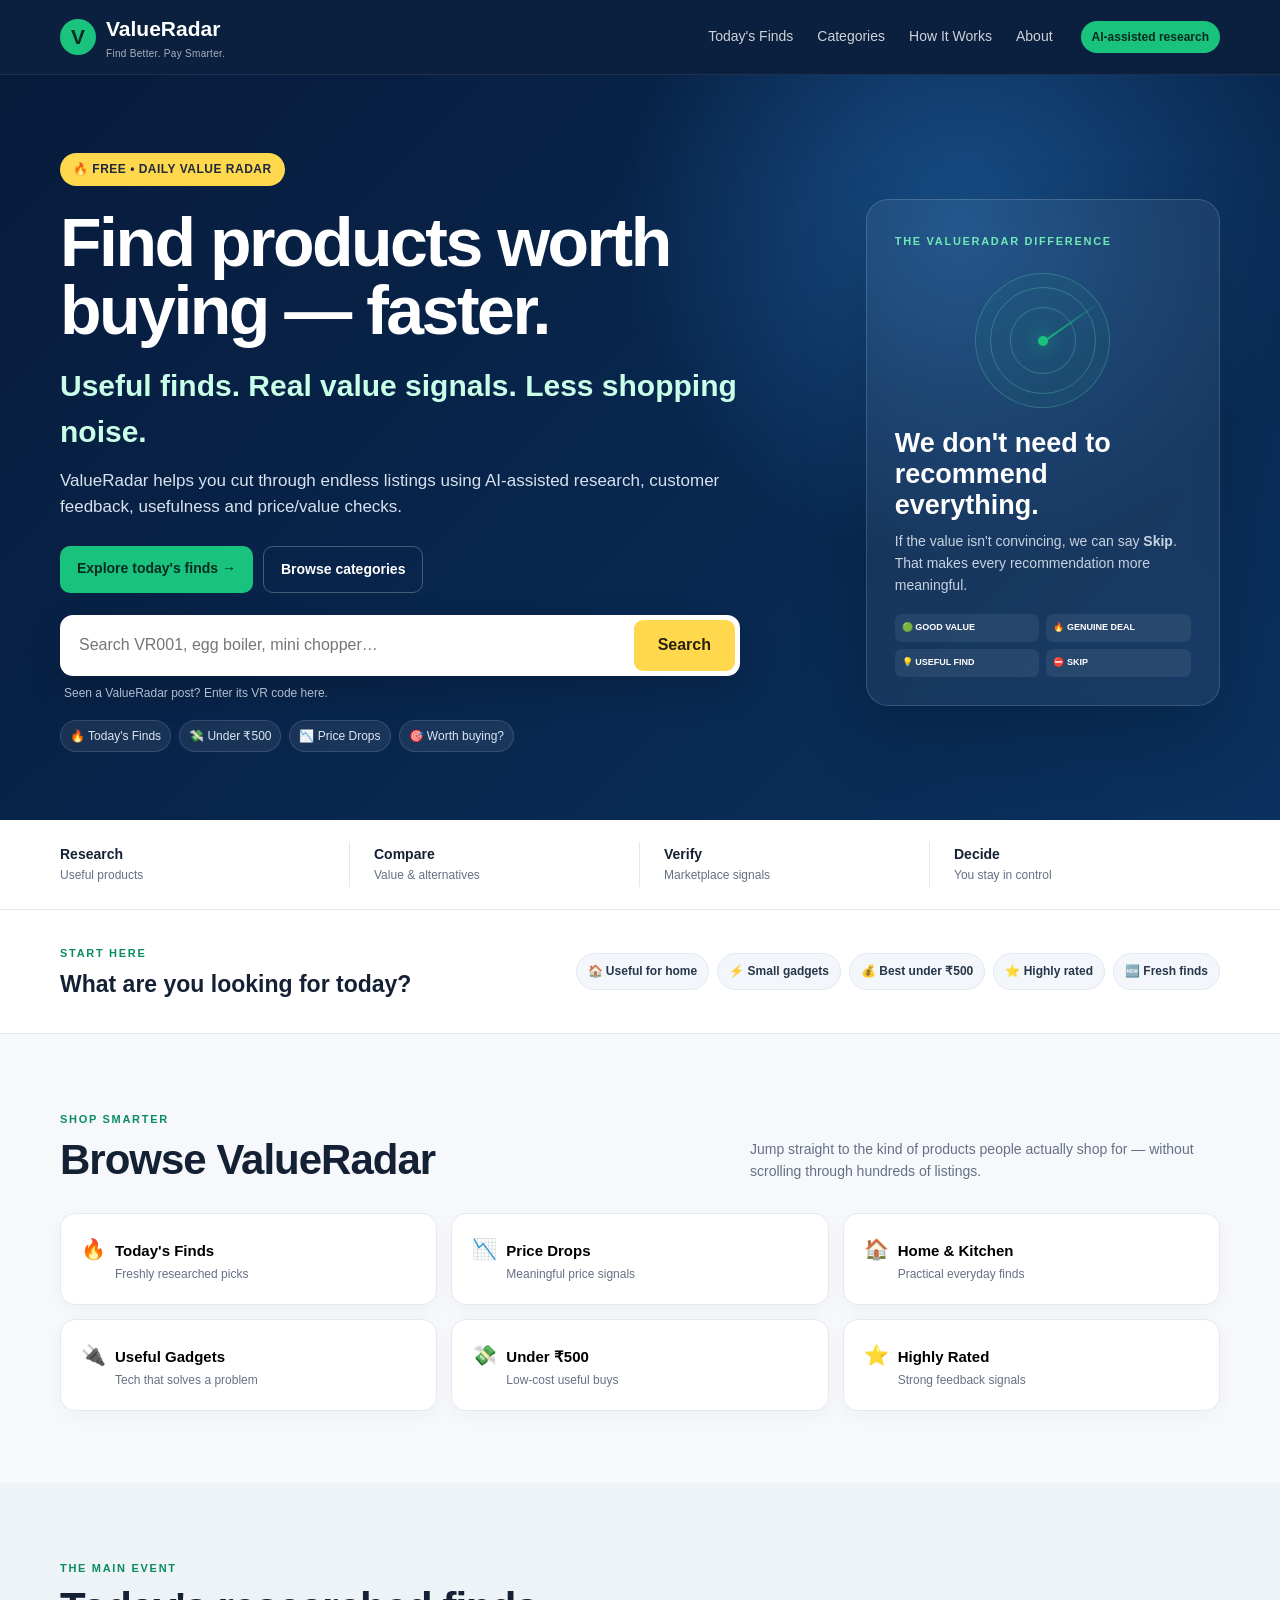
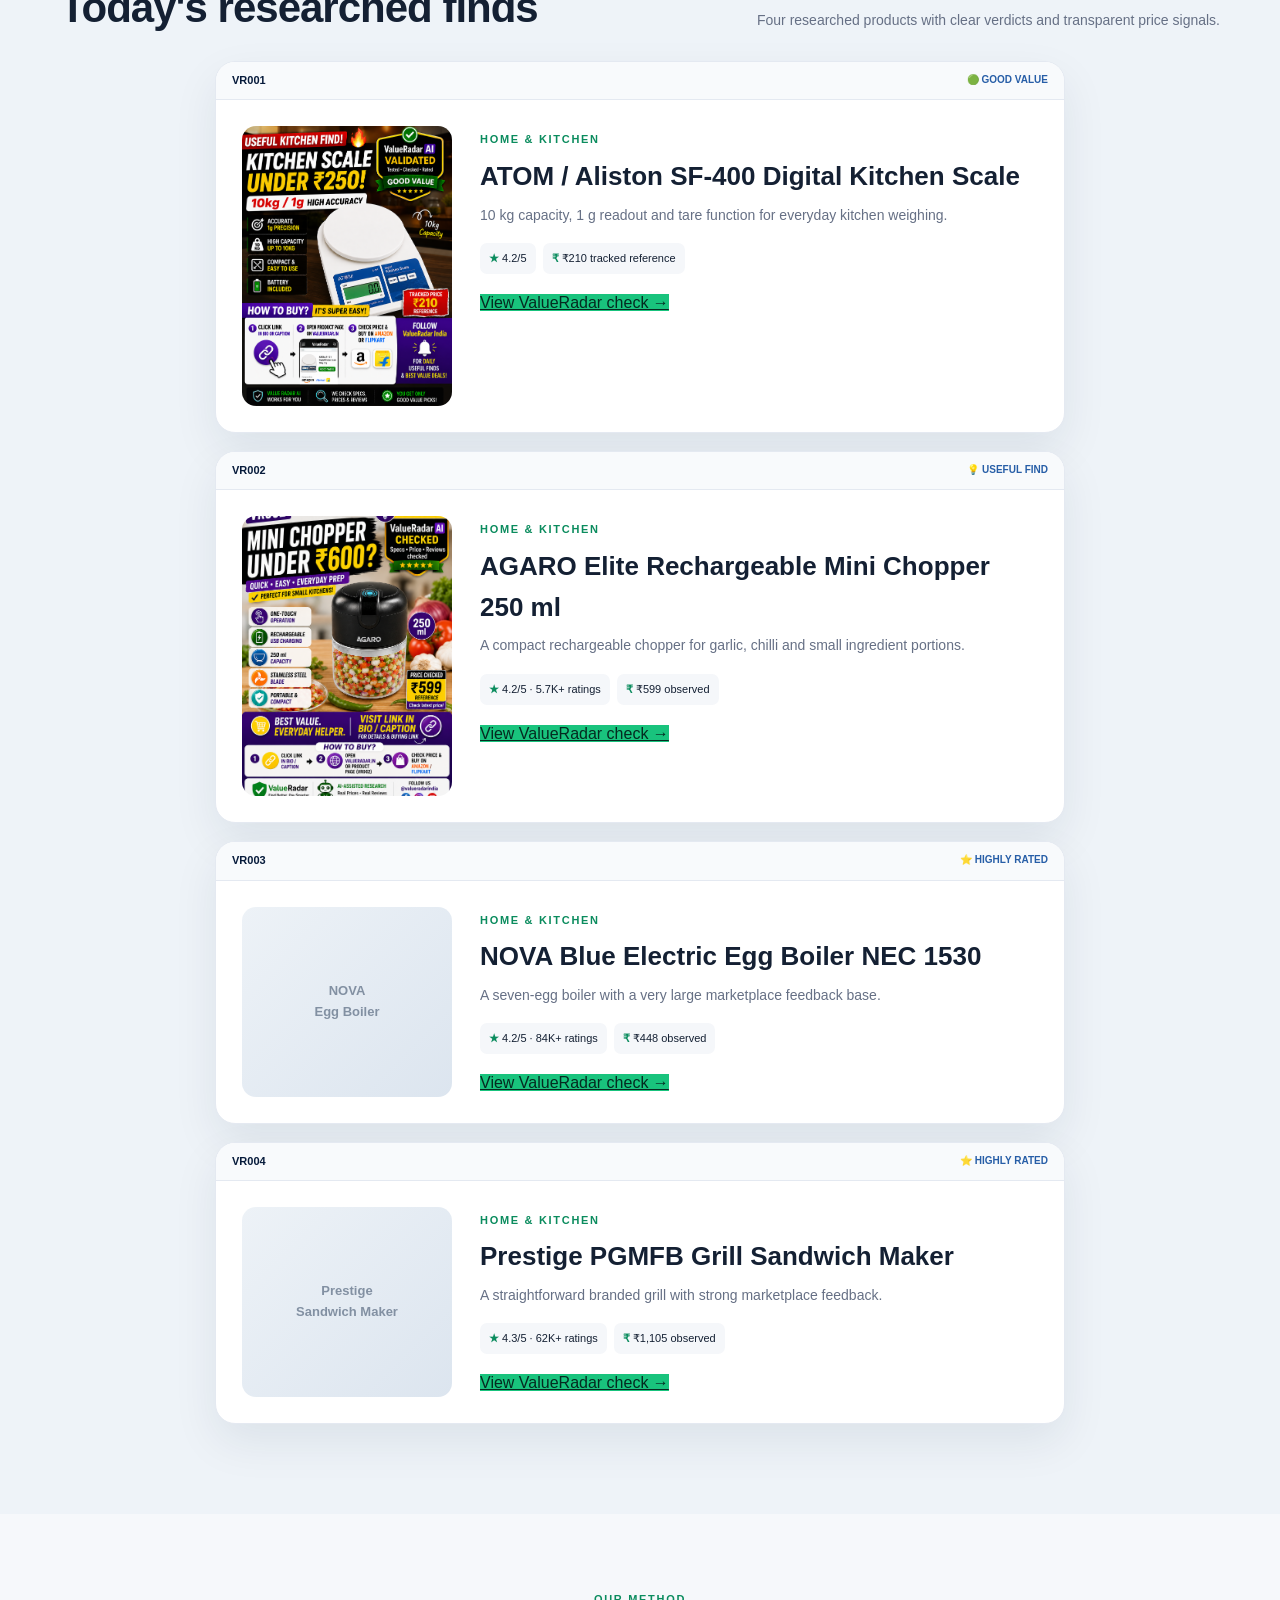
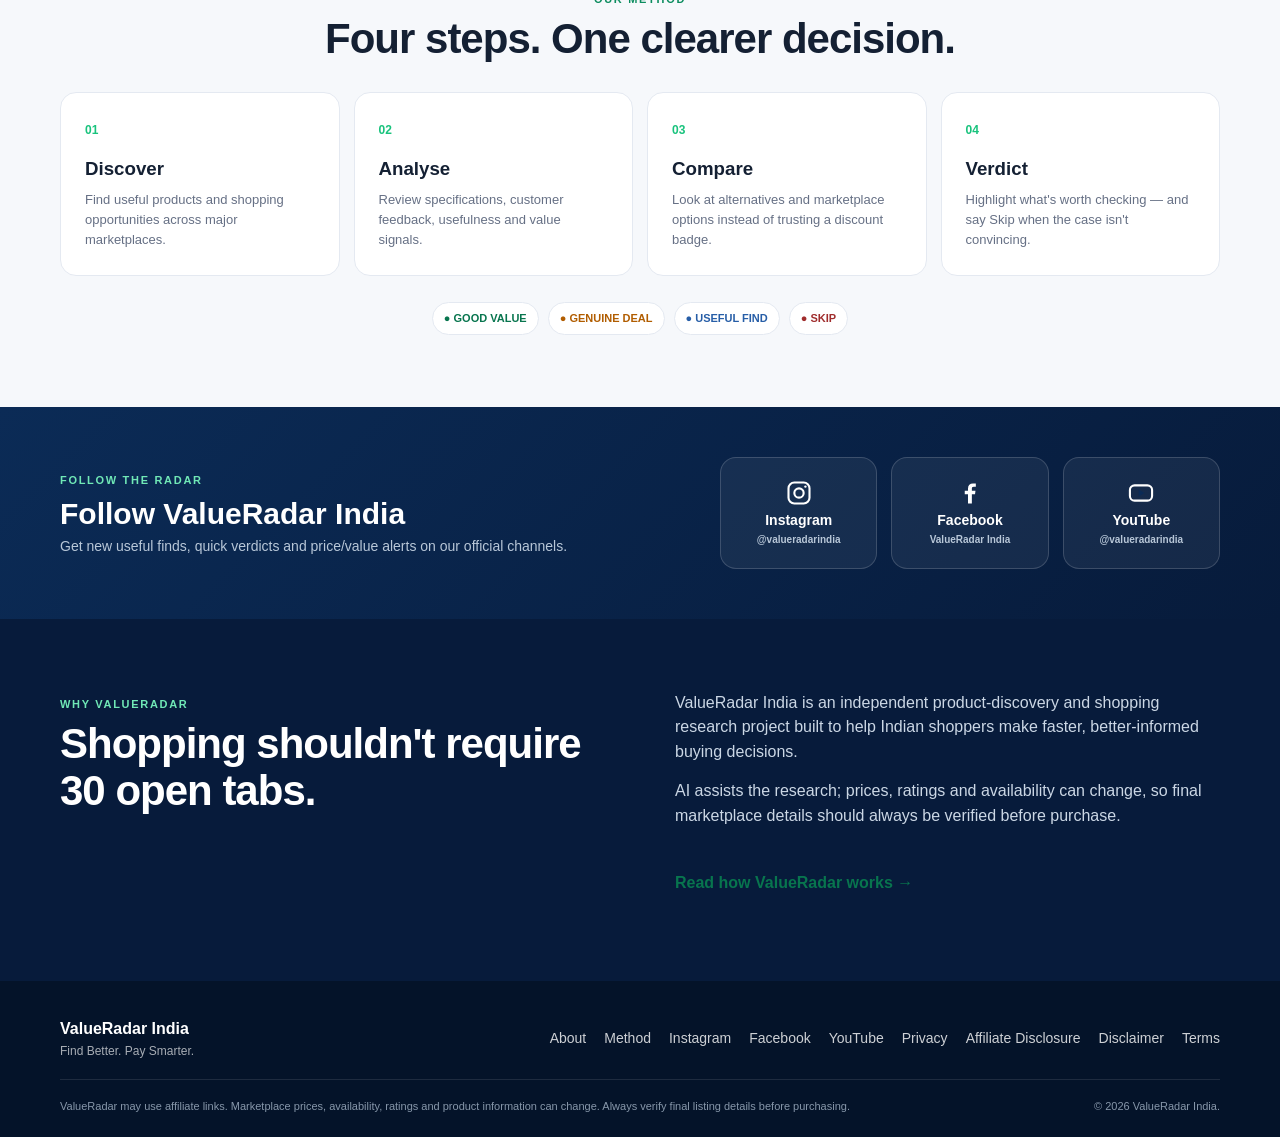
<file: index.html>
<!doctype html>
<html lang="en-IN"><head><meta charset="utf-8"><meta name="viewport" content="width=device-width,initial-scale=1"><title>ValueRadar India — Find Better. Pay Smarter.</title><meta name="description" content="Discover useful products, genuine value signals and smarter shopping research for Amazon and Flipkart in India."><meta name="theme-color" content="#071b3b"><meta name="robots" content="index,follow,max-image-preview:large"><link rel="canonical" href="https://valueradar.in/"><meta property="og:title" content="ValueRadar India — Find Better. Pay Smarter."><meta property="og:description" content="Useful finds, price/value checks and AI-assisted shopping research for India."><meta property="og:url" content="https://valueradar.in/"><meta property="og:type" content="website"><meta property="og:site_name" content="ValueRadar India"><meta name="twitter:card" content="summary"><script type="application/ld+json">{"@context":"https://schema.org","@type":"WebSite","name":"ValueRadar India","url":"https://valueradar.in/","description":"AI-assisted product discovery and shopping research for Indian shoppers."}</script><script async src="https://www.googletagmanager.com/gtag/js?id=G-BJC6CE45VZ"></script><script>window.dataLayer=window.dataLayer||[];function gtag(){dataLayer.push(arguments)}gtag('js',new Date());gtag('config','G-BJC6CE45VZ');</script><link rel="stylesheet" href="style.css"><link rel="stylesheet" href="social.css"></head>
<body><header class="topbar"><div class="container nav"><a class="brand" href="#top" aria-label="ValueRadar home"><span class="radar-dot">V</span><span>ValueRadar<small>Find Better. Pay Smarter.</small></span></a><nav class="desktop-nav" aria-label="Primary navigation"><a href="#finds">Today's Finds</a><a href="#categories">Categories</a><a href="#method">How It Works</a><a href="about.html">About</a></nav><span class="ai-pill">AI-assisted research</span></div></header>
<main id="top"><section class="hero"><div class="container hero-grid"><div><span class="free-tag">🔥 FREE • DAILY VALUE RADAR</span><h1>Find products worth buying — faster.</h1><p class="hero-lead">Useful finds. Real value signals. Less shopping noise.</p><p class="hero-copy">ValueRadar helps you cut through endless listings using AI-assisted research, customer feedback, usefulness and price/value checks.</p><div class="hero-actions"><a class="primary-cta" href="#finds">Explore today's finds →</a><a class="secondary-cta" href="#categories">Browse categories</a></div><form class="search" id="searchForm"><input id="productSearch" aria-label="Search products" placeholder="Search VR001, egg boiler, mini chopper…" autocomplete="off"><button type="submit">Search</button></form><p id="searchMessage" class="search-message" aria-live="polite">Seen a ValueRadar post? Enter its VR code here.</p><div class="hero-shortcuts"><a href="#finds">🔥 Today's Finds</a><a href="#categories">💸 Under ₹500</a><a href="#categories">📉 Price Drops</a><a href="#method">🎯 Worth buying?</a></div></div><aside class="radar-card"><span class="eyebrow">THE VALUERADAR DIFFERENCE</span><div class="radar-visual"><div class="ring r1"></div><div class="ring r2"></div><div class="sweep"></div><div class="center-dot"></div></div><h2>We don't need to recommend everything.</h2><p>If the value isn't convincing, we can say <strong>Skip</strong>. That makes every recommendation more meaningful.</p><div class="mini-verdicts"><span>🟢 GOOD VALUE</span><span>🔥 GENUINE DEAL</span><span>💡 USEFUL FIND</span><span>⛔ SKIP</span></div></aside></div></section>
<section class="quick-strip"><div class="container quick-grid"><div><strong>Research</strong><span>Useful products</span></div><div><strong>Compare</strong><span>Value & alternatives</span></div><div><strong>Verify</strong><span>Marketplace signals</span></div><div><strong>Decide</strong><span>You stay in control</span></div></div></section>
<section class="discovery-banner"><div class="container discovery-inner"><div><span class="eyebrow">START HERE</span><h2>What are you looking for today?</h2></div><div class="intent-chips"><a href="#finds">🏠 Useful for home</a><a href="#categories">⚡ Small gadgets</a><a href="#finds">💰 Best under ₹500</a><a href="#finds">⭐ Highly rated</a><a href="#finds">🆕 Fresh finds</a></div></div></section>
<section id="categories" class="section"><div class="container"><div class="section-head"><div><span class="eyebrow">SHOP SMARTER</span><h2>Browse ValueRadar</h2></div><p>Jump straight to the kind of products people actually shop for — without scrolling through hundreds of listings.</p></div><div class="category-grid"><button data-filter="today">🔥 <strong>Today's Finds</strong><span>Freshly researched picks</span></button><button data-filter="drops">📉 <strong>Price Drops</strong><span>Meaningful price signals</span></button><button data-filter="home">🏠 <strong>Home & Kitchen</strong><span>Practical everyday finds</span></button><button data-filter="gadgets">🔌 <strong>Useful Gadgets</strong><span>Tech that solves a problem</span></button><button data-filter="under500">💸 <strong>Under ₹500</strong><span>Low-cost useful buys</span></button><button data-filter="rated">⭐ <strong>Highly Rated</strong><span>Strong feedback signals</span></button></div></div></section>
<section id="finds" class="section soft"><div class="container"><div class="section-head"><div><span class="eyebrow">THE MAIN EVENT</span><h2>Today's researched finds</h2></div><p>Four researched products with clear verdicts and transparent price signals.</p></div><div id="productsContainer" class="product-grid">
<article class="preview-card" data-product="vr001 kitchen scale atom aliston home kitchen under500 good"><div class="preview-top"><span class="preview-code">VR001</span><span class="preview-status">🟢 GOOD VALUE</span></div><div class="preview-body"><div class="preview-image">ATOM<br>Kitchen Scale</div><div><span class="eyebrow">HOME &amp; KITCHEN</span><h3>ATOM / Aliston SF-400 Digital Kitchen Scale</h3><p>10 kg capacity, 1 g readout and tare function for everyday kitchen weighing.</p><div class="preview-metrics"><span><b>★</b> 4.2/5</span><span><b>₹</b> ₹210 tracked reference</span></div><a class="primary-cta" href="/products/atom-aliston-sf400-kitchen-scale/">View ValueRadar check →</a></div></div></article>
<article class="preview-card" data-product="vr002 agaro mini chopper home kitchen useful"><div class="preview-top"><span class="preview-code">VR002</span><span class="preview-status">💡 USEFUL FIND</span></div><div class="preview-body"><div class="preview-image">AGARO<br>Mini Chopper</div><div><span class="eyebrow">HOME &amp; KITCHEN</span><h3>AGARO Elite Rechargeable Mini Chopper 250 ml</h3><p>A compact rechargeable chopper for garlic, chilli and small ingredient portions.</p><div class="preview-metrics"><span><b>★</b> 4.2/5 · 5.7K+ ratings</span><span><b>₹</b> ₹599 observed</span></div><a class="primary-cta" href="/products/agaro-elite-rechargeable-mini-chopper-250ml/">View ValueRadar check →</a></div></div></article>
<article class="preview-card" data-product="vr003 nova egg boiler home kitchen under500 highly rated"><div class="preview-top"><span class="preview-code">VR003</span><span class="preview-status">⭐ HIGHLY RATED</span></div><div class="preview-body"><div class="preview-image">NOVA<br>Egg Boiler</div><div><span class="eyebrow">HOME &amp; KITCHEN</span><h3>NOVA Blue Electric Egg Boiler NEC 1530</h3><p>A seven-egg boiler with a very large marketplace feedback base.</p><div class="preview-metrics"><span><b>★</b> 4.2/5 · 84K+ ratings</span><span><b>₹</b> ₹448 observed</span></div><a class="primary-cta" href="/products/nova-blue-electric-egg-boiler-nec-1530/">View ValueRadar check →</a></div></div></article>
<article class="preview-card" data-product="vr004 prestige pgmfb sandwich maker grill home kitchen highly rated"><div class="preview-top"><span class="preview-code">VR004</span><span class="preview-status">⭐ HIGHLY RATED</span></div><div class="preview-body"><div class="preview-image">Prestige<br>Sandwich Maker</div><div><span class="eyebrow">HOME &amp; KITCHEN</span><h3>Prestige PGMFB Grill Sandwich Maker</h3><p>A straightforward branded grill with strong marketplace feedback.</p><div class="preview-metrics"><span><b>★</b> 4.3/5 · 62K+ ratings</span><span><b>₹</b> ₹1,105 observed</span></div><a class="primary-cta" href="/products/prestige-pgmfb-grill-sandwich-maker/">View ValueRadar check →</a></div></div></article>
</div></div></section>
<section id="method" class="section"><div class="container"><div class="section-head centered"><div><span class="eyebrow">OUR METHOD</span><h2>Four steps. One clearer decision.</h2></div></div><div class="steps"><article><b>01</b><h3>Discover</h3><p>Find useful products and shopping opportunities across major marketplaces.</p></article><article><b>02</b><h3>Analyse</h3><p>Review specifications, customer feedback, usefulness and value signals.</p></article><article><b>03</b><h3>Compare</h3><p>Look at alternatives and marketplace options instead of trusting a discount badge.</p></article><article><b>04</b><h3>Verdict</h3><p>Highlight what's worth checking — and say Skip when the case isn't convincing.</p></article></div><div class="verdicts"><span class="good">● GOOD VALUE</span><span class="deal">● GENUINE DEAL</span><span class="useful">● USEFUL FIND</span><span class="skip">● SKIP</span></div></div></section>
<section class="follow-strip"><div class="container follow-inner"><div><span class="eyebrow">FOLLOW THE RADAR</span><h2>Follow ValueRadar India</h2><p>Get new useful finds, quick verdicts and price/value alerts on our official channels.</p></div><div class="social-icons"><a href="https://www.instagram.com/valueradarindia/" target="_blank" rel="noopener" aria-label="ValueRadar India on Instagram"><svg viewBox="0 0 24 24" aria-hidden="true"><rect x="3" y="3" width="18" height="18" rx="5"></rect><circle cx="12" cy="12" r="4"></circle><circle class="fill" cx="17.5" cy="6.5" r="1"></circle></svg><strong>Instagram</strong><span>@valueradarindia</span></a><a href="https://www.facebook.com/valueradarindia/" target="_blank" rel="noopener" aria-label="ValueRadar India on Facebook"><svg viewBox="0 0 24 24" aria-hidden="true"><path d="M13.6 21v-8h2.7l.4-3h-3.1V8.1c0-.9.3-1.5 1.6-1.5H17V3.9c-.3 0-1.3-.1-2.5-.1-2.5 0-4.2 1.5-4.2 4.3V10H7.5v3h2.8v8h3.3Z"></path></svg><strong>Facebook</strong><span>ValueRadar India</span></a><a href="https://www.youtube.com/@valueradarindia" target="_blank" rel="noopener" aria-label="ValueRadar India on YouTube"><svg viewBox="0 0 24 24" aria-hidden="true"><rect x="2.5" y="5.5" width="19" height="13" rx="4"></rect><path class="play" d="M10 9l5 3-5 3V9Z"></path></svg><strong>YouTube</strong><span>@valueradarindia</span></a></div></div></section>
<section id="about" class="section about"><div class="container about-grid"><div><span class="eyebrow">WHY VALUERADAR</span><h2>Shopping shouldn't require 30 open tabs.</h2></div><div><p>ValueRadar India is an independent product-discovery and shopping research project built to help Indian shoppers make faster, better-informed buying decisions.</p><p>AI assists the research; prices, ratings and availability can change, so final marketplace details should always be verified before purchase.</p><p><a class="back-home" href="about.html">Read how ValueRadar works →</a></p></div></div></section></main>
<footer><div class="container footer-grid"><div><strong>ValueRadar India</strong><p>Find Better. Pay Smarter.</p></div><div class="footer-links"><a href="about.html">About</a><a href="#method">Method</a><a href="https://www.instagram.com/valueradarindia/" target="_blank" rel="noopener">Instagram</a><a href="https://www.facebook.com/valueradarindia/" target="_blank" rel="noopener">Facebook</a><a href="https://www.youtube.com/@valueradarindia" target="_blank" rel="noopener">YouTube</a><a href="privacy.html">Privacy</a><a href="affiliate-disclosure.html">Affiliate Disclosure</a><a href="disclaimer.html">Disclaimer</a><a href="terms.html">Terms</a></div></div><div class="container legal">ValueRadar may use affiliate links. Marketplace prices, availability, ratings and product information can change. Always verify final listing details before purchasing. <span>© <span id="year"></span> ValueRadar India.</span></div></footer>
<script>const products=[['vr001','/products/atom-aliston-sf400-kitchen-scale/','vr001 kitchen scale atom aliston sf400'],['vr002','/products/agaro-elite-rechargeable-mini-chopper-250ml/','vr002 agaro mini chopper'],['vr003','/products/nova-blue-electric-egg-boiler-nec-1530/','vr003 nova egg boiler nec 1530'],['vr004','/products/prestige-pgmfb-grill-sandwich-maker/','vr004 prestige pgmfb sandwich maker grill']];const form=document.getElementById('searchForm'),input=document.getElementById('productSearch'),msg=document.getElementById('searchMessage'),cards=[...document.querySelectorAll('.preview-card')];form.addEventListener('submit',e=>{e.preventDefault();const q=input.value.trim().toLowerCase();if(q&&typeof gtag==='function')gtag('event','site_search',{search_term:q});const hit=products.find(p=>p[2].includes(q)&&q.length>1);if(hit){location.href=hit[1];return}msg.textContent=q?`No published match for “${input.value.trim()}” yet. Try VR001–VR004.`:'Enter a VR code or product name to search.';});document.querySelectorAll('[data-filter]').forEach(b=>b.addEventListener('click',()=>{const f=b.dataset.filter;cards.forEach(c=>{const d=c.dataset.product;const show=f==='today'||f==='home'||(f==='under500'&&d.includes('under500'))||(f==='rated'&&d.includes('highly rated'));c.style.display=show?'':'none'});document.getElementById('finds').scrollIntoView({behavior:'smooth'});if(typeof gtag==='function')gtag('event','category_interest',{category_name:b.querySelector('strong').textContent});}));document.getElementById('year').textContent=new Date().getFullYear();</script></body></html>
</file>
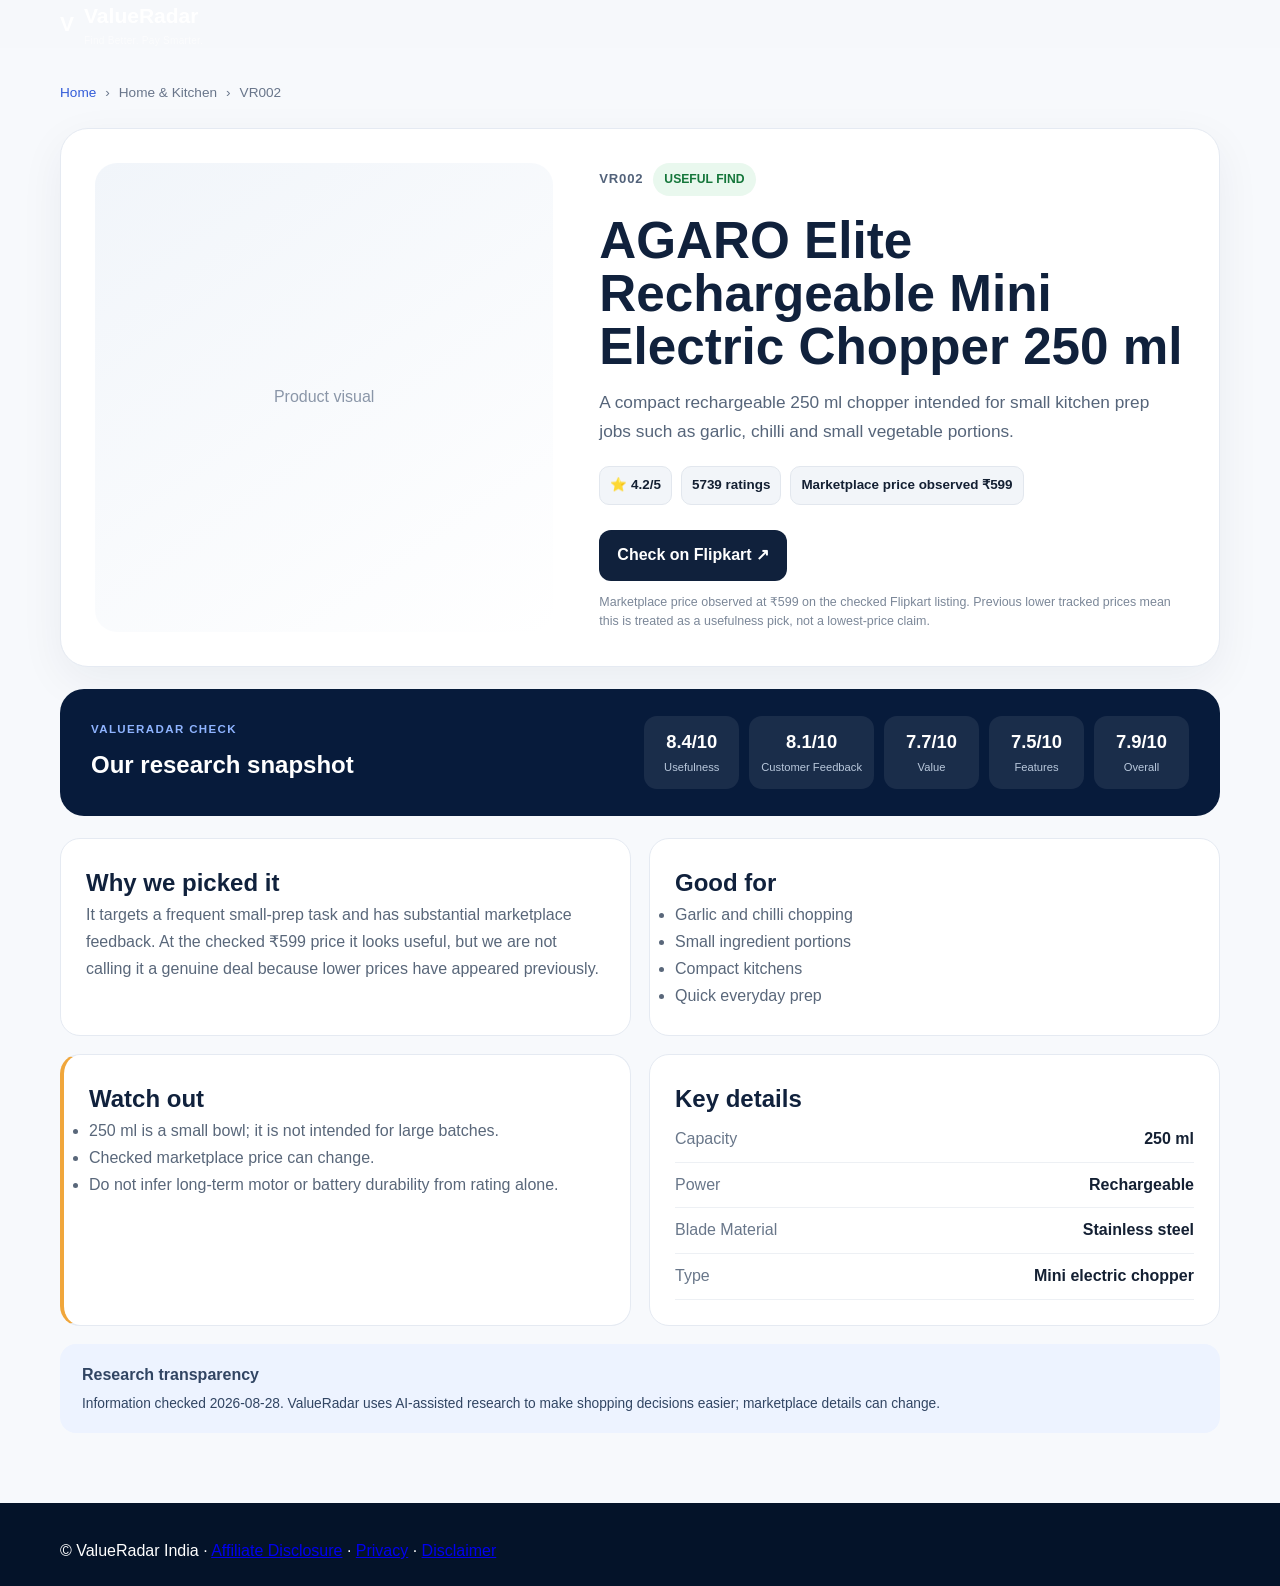
<file: products/agaro-elite-rechargeable-mini-chopper-250ml/index.html>
<!doctype html><html lang="en"><head><meta charset="utf-8"><meta name="viewport" content="width=device-width,initial-scale=1"><title>AGARO Elite 250 ml Mini Chopper Review | ValueRadar India</title><meta name="description" content="ValueRadar checks the AGARO Elite rechargeable 250 ml mini chopper for usefulness, marketplace feedback, value and limitations."><meta name="robots" content="index,follow"><link rel="canonical" href="https://valueradar.in/products/agaro-elite-rechargeable-mini-chopper-250ml/"><link rel="stylesheet" href="/style.css"><link rel="stylesheet" href="/product.css"><script async src="https://www.googletagmanager.com/gtag/js?id=G-BJC6CE45VZ"></script><script>window.dataLayer=window.dataLayer||[];function gtag(){dataLayer.push(arguments)}gtag('js',new Date());gtag('config','G-BJC6CE45VZ');</script></head><body><header class="site-header"><div class="container nav-wrap"><a class="brand" href="/"><span class="brand-mark">V</span><span><strong>ValueRadar</strong><small>Find Better. Pay Smarter.</small></span></a></div></header><main class="product-page"><div class="container"><nav class="breadcrumbs"><a href="/">Home</a><span>›</span><span>Home &amp; Kitchen</span><span>›</span><span>VR002</span></nav><section class="product-hero"><div class="product-media"><div class="product-image-placeholder">Product visual</div></div><div class="product-intro"><div class="product-meta"><span class="product-code">VR002</span><span class="product-verdict" data-verdict="USEFUL_FIND">USEFUL FIND</span></div><h1>AGARO Elite Rechargeable Mini Electric Chopper 250 ml</h1><p class="product-summary">A compact rechargeable 250 ml chopper intended for small kitchen prep jobs such as garlic, chilli and small vegetable portions.</p><div class="signal-row"><span>⭐ 4.2/5</span><span>5739 ratings</span><span>Marketplace price observed ₹599</span></div><div class="market-buttons"><a class="market-btn flipkart" href="https://www.flipkart.com/agaro-elite-rechargeable-mini-electric-chopper-250-ml-one-touch-operation-vegetable-fruit-chopper/p/itmc7049de7a821b" target="_blank" rel="nofollow noopener" data-marketplace="Flipkart" data-vr-code="VR002">Check on Flipkart ↗</a></div><p class="price-note">Marketplace price observed at ₹599 on the checked Flipkart listing. Previous lower tracked prices mean this is treated as a usefulness pick, not a lowest-price claim.</p></div></section><section class="radar-score"><div><span class="eyebrow">VALUERADAR CHECK</span><h2>Our research snapshot</h2></div><div class="score-grid"><div class="score-item"><strong>8.4/10</strong><span>Usefulness</span></div><div class="score-item"><strong>8.1/10</strong><span>Customer Feedback</span></div><div class="score-item"><strong>7.7/10</strong><span>Value</span></div><div class="score-item"><strong>7.5/10</strong><span>Features</span></div><div class="score-item"><strong>7.9/10</strong><span>Overall</span></div></div></section><div class="product-columns"><section class="product-panel"><h2>Why we picked it</h2><p>It targets a frequent small-prep task and has substantial marketplace feedback. At the checked ₹599 price it looks useful, but we are not calling it a genuine deal because lower prices have appeared previously.</p></section><section class="product-panel"><h2>Good for</h2><ul><li>Garlic and chilli chopping</li><li>Small ingredient portions</li><li>Compact kitchens</li><li>Quick everyday prep</li></ul></section><section class="product-panel watch"><h2>Watch out</h2><ul><li>250 ml is a small bowl; it is not intended for large batches.</li><li>Checked marketplace price can change.</li><li>Do not infer long-term motor or battery durability from rating alone.</li></ul></section><section class="product-panel"><h2>Key details</h2><dl class="spec-list"><div><dt>Capacity</dt><dd>250 ml</dd></div><div><dt>Power</dt><dd>Rechargeable</dd></div><div><dt>Blade material</dt><dd>Stainless steel</dd></div><div><dt>Type</dt><dd>Mini electric chopper</dd></div></dl></section></div><aside class="research-note"><strong>Research transparency</strong><p>Information checked 2026-08-28. ValueRadar uses AI-assisted research to make shopping decisions easier; marketplace details can change.</p></aside></div></main><footer class="site-footer"><div class="container"><p>© ValueRadar India · <a href="/affiliate-disclosure.html">Affiliate Disclosure</a> · <a href="/privacy.html">Privacy</a> · <a href="/disclaimer.html">Disclaimer</a></p></div></footer><script>document.querySelectorAll('.market-btn').forEach(a=>a.addEventListener('click',()=>{if(typeof gtag==='function')gtag('event','marketplace_click',{marketplace:a.dataset.marketplace,vr_code:a.dataset.vrCode,link_url:a.href})}));</script></body></html>
</file>
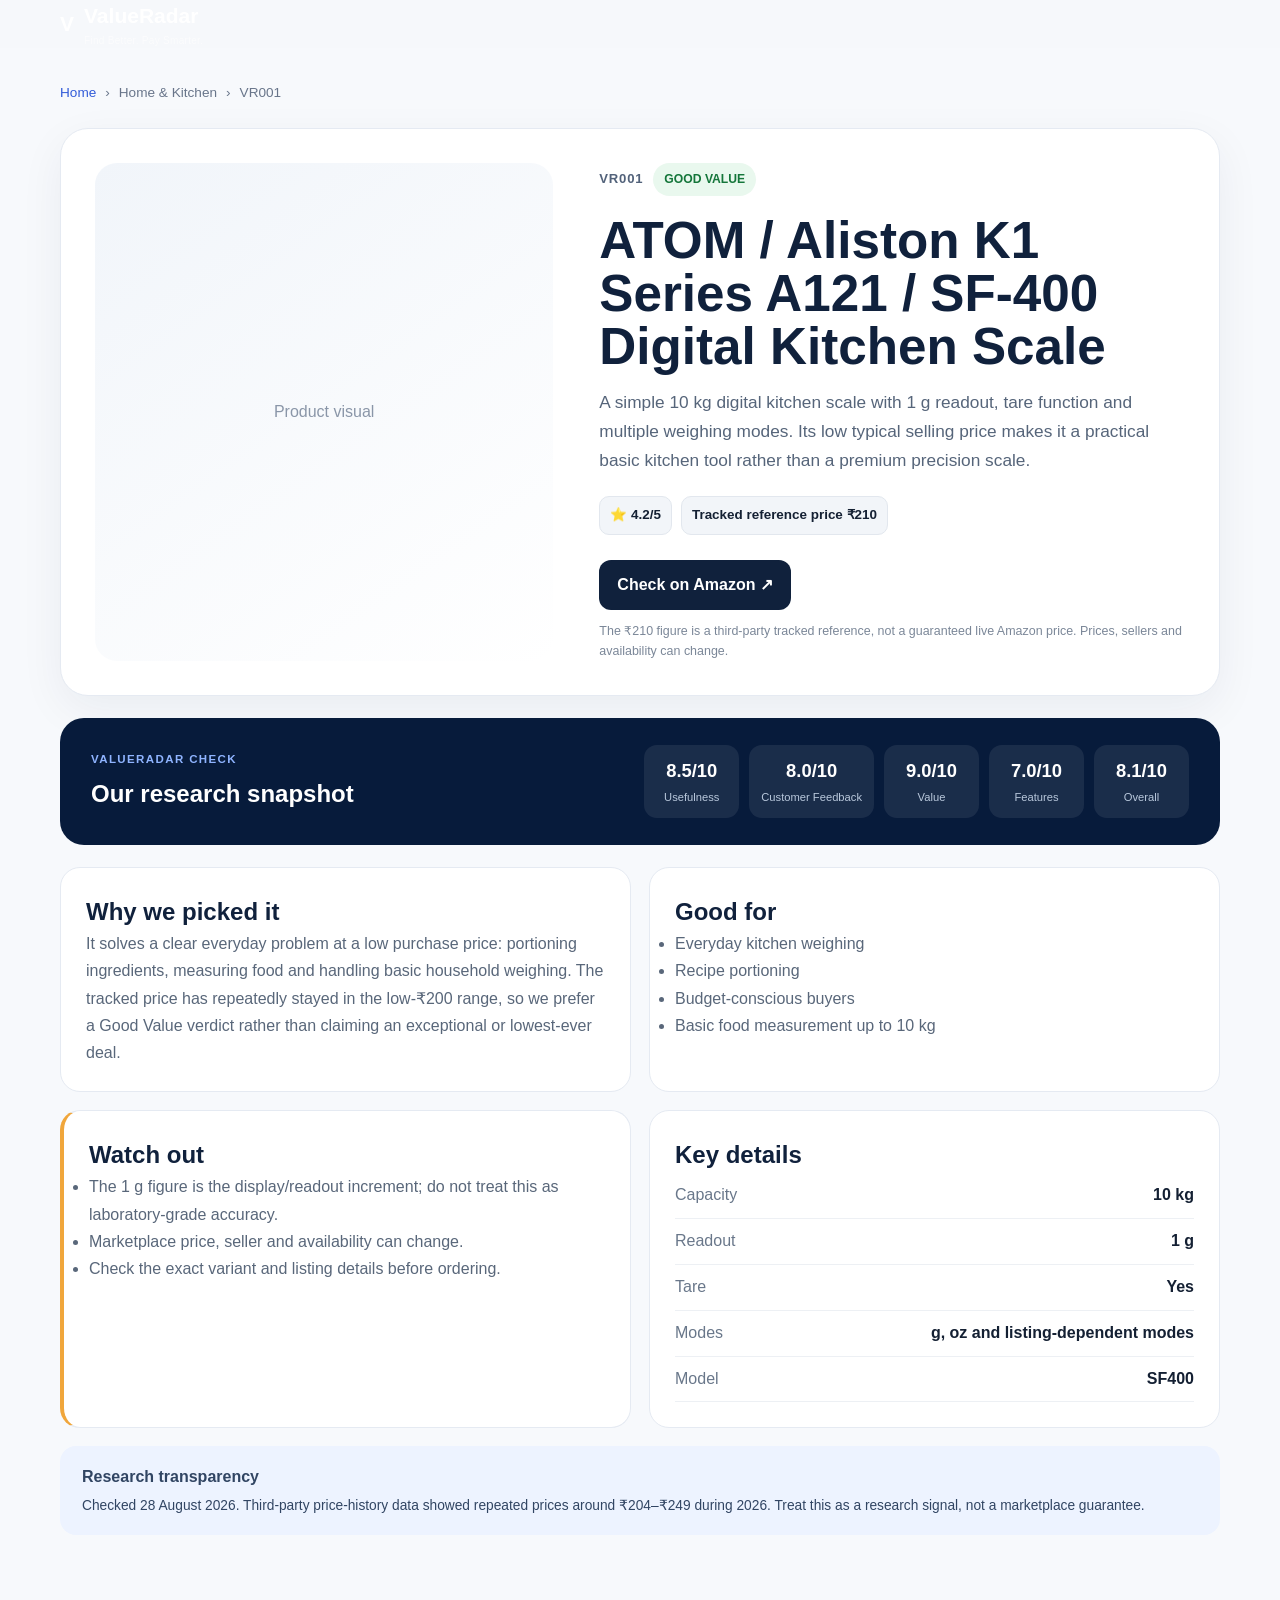
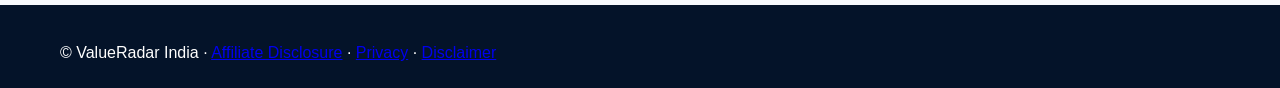
<file: products/atom-aliston-sf400-kitchen-scale/index.html>
<!doctype html><html lang="en"><head><meta charset="utf-8"><meta name="viewport" content="width=device-width,initial-scale=1"><title>ATOM Aliston SF-400 Kitchen Scale Review | ValueRadar India</title><meta name="description" content="ValueRadar checks the ATOM / Aliston SF-400 10 kg digital kitchen scale for usefulness, value, key features and buying cautions."><meta name="robots" content="index,follow"><link rel="canonical" href="https://valueradar.in/products/atom-aliston-sf400-kitchen-scale/"><link rel="stylesheet" href="/style.css"><link rel="stylesheet" href="/product.css"><script async src="https://www.googletagmanager.com/gtag/js?id=G-BJC6CE45VZ"></script><script>window.dataLayer=window.dataLayer||[];function gtag(){dataLayer.push(arguments)}gtag('js',new Date());gtag('config','G-BJC6CE45VZ');</script></head><body><header class="site-header"><div class="container nav-wrap"><a class="brand" href="/"><span class="brand-mark">V</span><span><strong>ValueRadar</strong><small>Find Better. Pay Smarter.</small></span></a></div></header><main class="product-page"><div class="container"><nav class="breadcrumbs"><a href="/">Home</a><span>›</span><span>Home &amp; Kitchen</span><span>›</span><span>VR001</span></nav><section class="product-hero"><div class="product-media"><div class="product-image-placeholder">Product visual</div></div><div class="product-intro"><div class="product-meta"><span class="product-code">VR001</span><span class="product-verdict" data-verdict="GOOD_VALUE">GOOD VALUE</span></div><h1>ATOM / Aliston K1 Series A121 / SF-400 Digital Kitchen Scale</h1><p class="product-summary">A simple 10 kg digital kitchen scale with 1 g readout, tare function and multiple weighing modes. Its low typical selling price makes it a practical basic kitchen tool rather than a premium precision scale.</p><div class="signal-row"><span>⭐ 4.2/5</span><span>Tracked reference price ₹210</span></div><div class="market-buttons"><a class="market-btn amazon" href="https://www.amazon.in/dp/B083C6XMKQ" target="_blank" rel="nofollow noopener" data-marketplace="Amazon" data-vr-code="VR001">Check on Amazon ↗</a></div><p class="price-note">The ₹210 figure is a third-party tracked reference, not a guaranteed live Amazon price. Prices, sellers and availability can change.</p></div></section><section class="radar-score"><div><span class="eyebrow">VALUERADAR CHECK</span><h2>Our research snapshot</h2></div><div class="score-grid"><div class="score-item"><strong>8.5/10</strong><span>Usefulness</span></div><div class="score-item"><strong>8.0/10</strong><span>Customer Feedback</span></div><div class="score-item"><strong>9.0/10</strong><span>Value</span></div><div class="score-item"><strong>7.0/10</strong><span>Features</span></div><div class="score-item"><strong>8.1/10</strong><span>Overall</span></div></div></section><div class="product-columns"><section class="product-panel"><h2>Why we picked it</h2><p>It solves a clear everyday problem at a low purchase price: portioning ingredients, measuring food and handling basic household weighing. The tracked price has repeatedly stayed in the low-₹200 range, so we prefer a Good Value verdict rather than claiming an exceptional or lowest-ever deal.</p></section><section class="product-panel"><h2>Good for</h2><ul><li>Everyday kitchen weighing</li><li>Recipe portioning</li><li>Budget-conscious buyers</li><li>Basic food measurement up to 10 kg</li></ul></section><section class="product-panel watch"><h2>Watch out</h2><ul><li>The 1 g figure is the display/readout increment; do not treat this as laboratory-grade accuracy.</li><li>Marketplace price, seller and availability can change.</li><li>Check the exact variant and listing details before ordering.</li></ul></section><section class="product-panel"><h2>Key details</h2><dl class="spec-list"><div><dt>Capacity</dt><dd>10 kg</dd></div><div><dt>Readout</dt><dd>1 g</dd></div><div><dt>Tare</dt><dd>Yes</dd></div><div><dt>Modes</dt><dd>g, oz and listing-dependent modes</dd></div><div><dt>Model</dt><dd>SF400</dd></div></dl></section></div><aside class="research-note"><strong>Research transparency</strong><p>Checked 28 August 2026. Third-party price-history data showed repeated prices around ₹204–₹249 during 2026. Treat this as a research signal, not a marketplace guarantee.</p></aside></div></main><footer class="site-footer"><div class="container"><p>© ValueRadar India · <a href="/affiliate-disclosure.html">Affiliate Disclosure</a> · <a href="/privacy.html">Privacy</a> · <a href="/disclaimer.html">Disclaimer</a></p></div></footer><script>document.querySelectorAll('.market-btn').forEach(a=>a.addEventListener('click',()=>{if(typeof gtag==='function')gtag('event','marketplace_click',{marketplace:a.dataset.marketplace,vr_code:a.dataset.vrCode,link_url:a.href})}));</script></body></html>
</file>
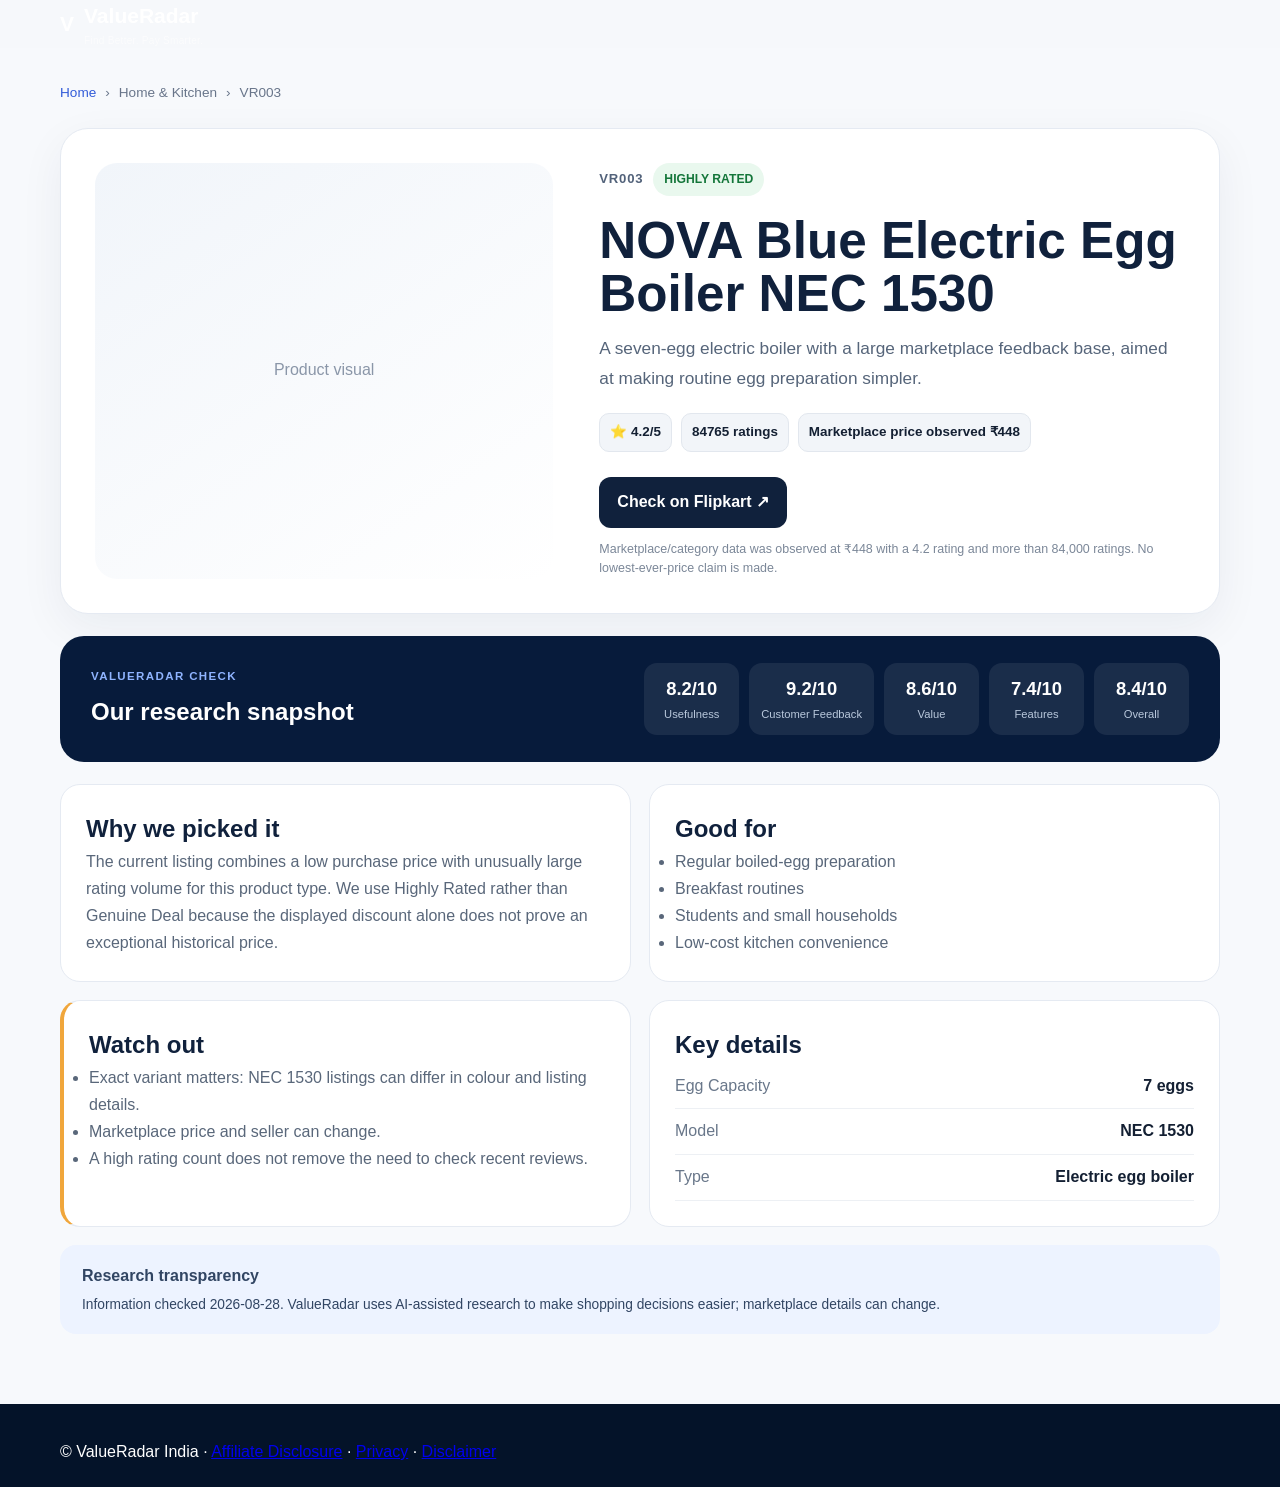
<file: products/nova-blue-electric-egg-boiler-nec-1530/index.html>
<!doctype html><html lang="en"><head><meta charset="utf-8"><meta name="viewport" content="width=device-width,initial-scale=1"><title>NOVA NEC 1530 Egg Boiler Review | ValueRadar India</title><meta name="description" content="ValueRadar checks the NOVA NEC 1530 seven-egg boiler for rating strength, usefulness, value and buying cautions."><meta name="robots" content="index,follow"><link rel="canonical" href="https://valueradar.in/products/nova-blue-electric-egg-boiler-nec-1530/"><link rel="stylesheet" href="/style.css"><link rel="stylesheet" href="/product.css"><script async src="https://www.googletagmanager.com/gtag/js?id=G-BJC6CE45VZ"></script><script>window.dataLayer=window.dataLayer||[];function gtag(){dataLayer.push(arguments)}gtag('js',new Date());gtag('config','G-BJC6CE45VZ');</script></head><body><header class="site-header"><div class="container nav-wrap"><a class="brand" href="/"><span class="brand-mark">V</span><span><strong>ValueRadar</strong><small>Find Better. Pay Smarter.</small></span></a></div></header><main class="product-page"><div class="container"><nav class="breadcrumbs"><a href="/">Home</a><span>›</span><span>Home &amp; Kitchen</span><span>›</span><span>VR003</span></nav><section class="product-hero"><div class="product-media"><div class="product-image-placeholder">Product visual</div></div><div class="product-intro"><div class="product-meta"><span class="product-code">VR003</span><span class="product-verdict" data-verdict="HIGHLY_RATED">HIGHLY RATED</span></div><h1>NOVA Blue Electric Egg Boiler NEC 1530</h1><p class="product-summary">A seven-egg electric boiler with a large marketplace feedback base, aimed at making routine egg preparation simpler.</p><div class="signal-row"><span>⭐ 4.2/5</span><span>84765 ratings</span><span>Marketplace price observed ₹448</span></div><div class="market-buttons"><a class="market-btn flipkart" href="https://www.flipkart.com/nova-egg-boilers/pr?sid=j9e%2Cm38%2Czo3" target="_blank" rel="nofollow noopener" data-marketplace="Flipkart" data-vr-code="VR003">Check on Flipkart ↗</a></div><p class="price-note">Marketplace/category data was observed at ₹448 with a 4.2 rating and more than 84,000 ratings. No lowest-ever-price claim is made.</p></div></section><section class="radar-score"><div><span class="eyebrow">VALUERADAR CHECK</span><h2>Our research snapshot</h2></div><div class="score-grid"><div class="score-item"><strong>8.2/10</strong><span>Usefulness</span></div><div class="score-item"><strong>9.2/10</strong><span>Customer Feedback</span></div><div class="score-item"><strong>8.6/10</strong><span>Value</span></div><div class="score-item"><strong>7.4/10</strong><span>Features</span></div><div class="score-item"><strong>8.4/10</strong><span>Overall</span></div></div></section><div class="product-columns"><section class="product-panel"><h2>Why we picked it</h2><p>The current listing combines a low purchase price with unusually large rating volume for this product type. We use Highly Rated rather than Genuine Deal because the displayed discount alone does not prove an exceptional historical price.</p></section><section class="product-panel"><h2>Good for</h2><ul><li>Regular boiled-egg preparation</li><li>Breakfast routines</li><li>Students and small households</li><li>Low-cost kitchen convenience</li></ul></section><section class="product-panel watch"><h2>Watch out</h2><ul><li>Exact variant matters: NEC 1530 listings can differ in colour and listing details.</li><li>Marketplace price and seller can change.</li><li>A high rating count does not remove the need to check recent reviews.</li></ul></section><section class="product-panel"><h2>Key details</h2><dl class="spec-list"><div><dt>Egg capacity</dt><dd>7 eggs</dd></div><div><dt>Model</dt><dd>NEC 1530</dd></div><div><dt>Type</dt><dd>Electric egg boiler</dd></div></dl></section></div><aside class="research-note"><strong>Research transparency</strong><p>Information checked 2026-08-28. ValueRadar uses AI-assisted research to make shopping decisions easier; marketplace details can change.</p></aside></div></main><footer class="site-footer"><div class="container"><p>© ValueRadar India · <a href="/affiliate-disclosure.html">Affiliate Disclosure</a> · <a href="/privacy.html">Privacy</a> · <a href="/disclaimer.html">Disclaimer</a></p></div></footer><script>document.querySelectorAll('.market-btn').forEach(a=>a.addEventListener('click',()=>{if(typeof gtag==='function')gtag('event','marketplace_click',{marketplace:a.dataset.marketplace,vr_code:a.dataset.vrCode,link_url:a.href})}));</script></body></html>
</file>
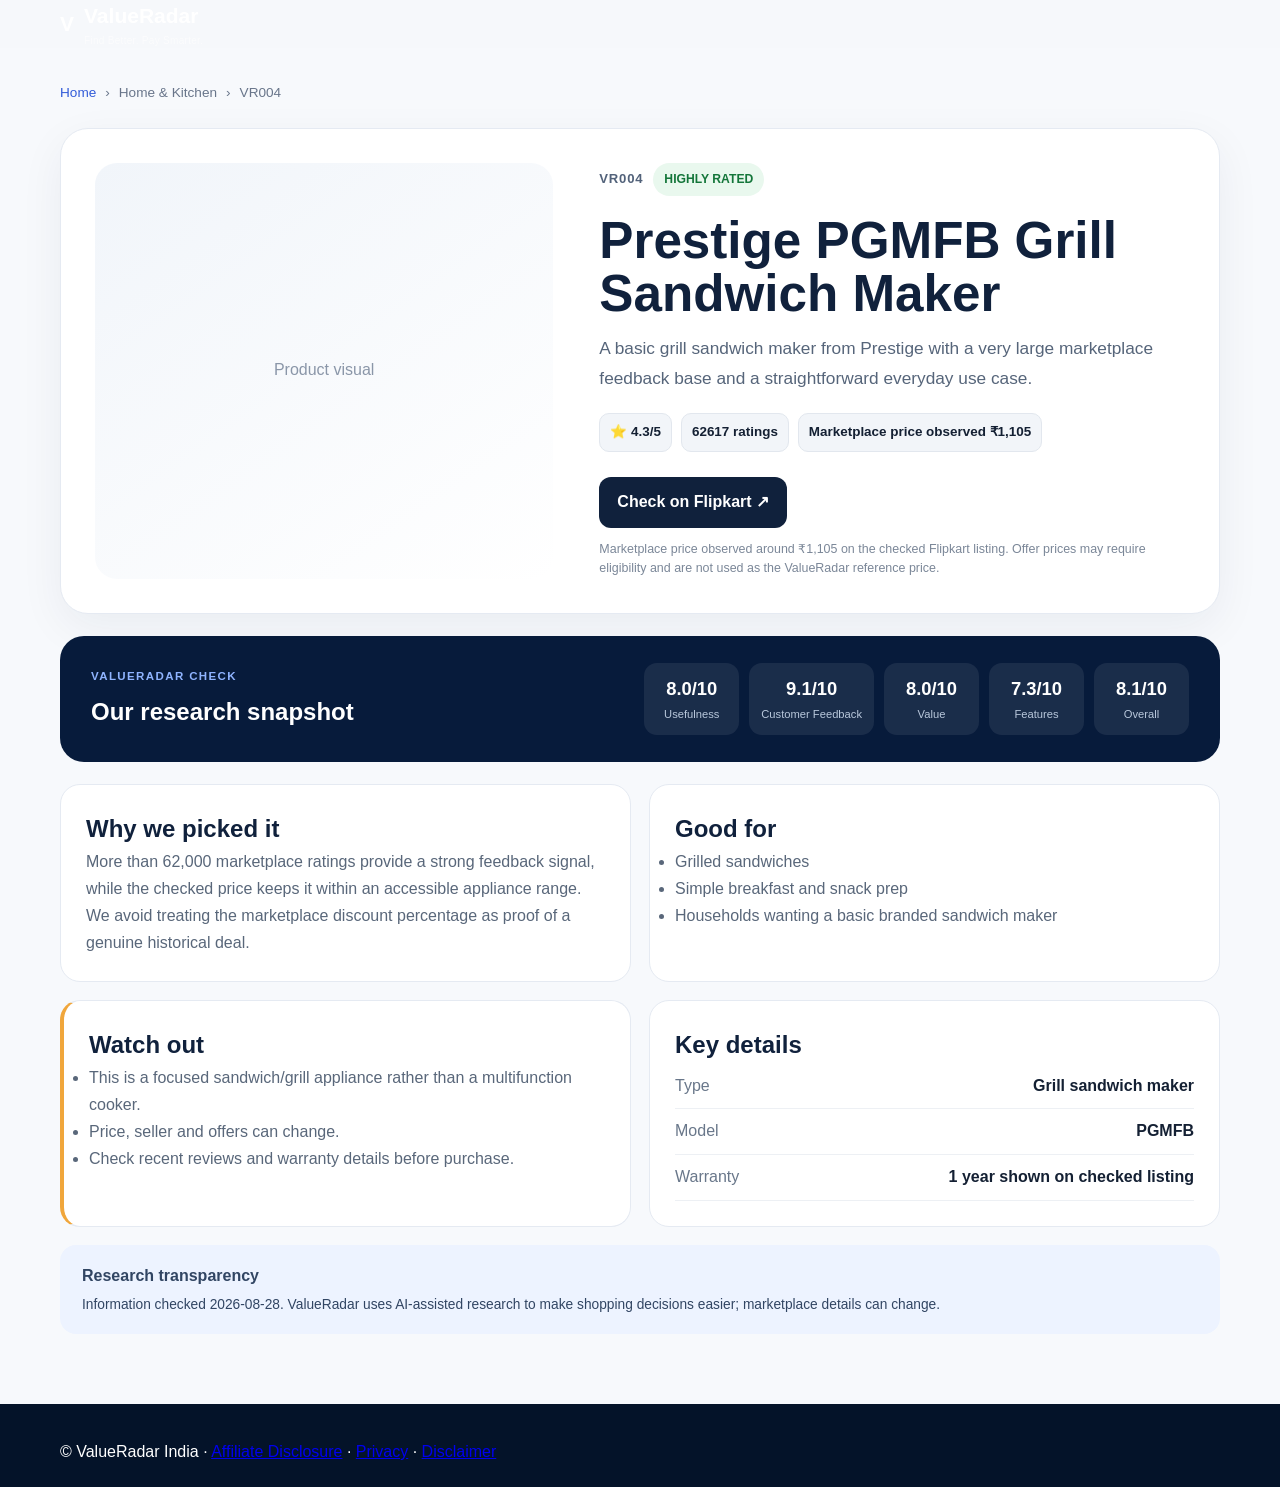
<file: products/prestige-pgmfb-grill-sandwich-maker/index.html>
<!doctype html><html lang="en"><head><meta charset="utf-8"><meta name="viewport" content="width=device-width,initial-scale=1"><title>Prestige PGMFB Sandwich Maker Review | ValueRadar India</title><meta name="description" content="ValueRadar checks the Prestige PGMFB grill sandwich maker for marketplace feedback, usefulness, value and limitations."><meta name="robots" content="index,follow"><link rel="canonical" href="https://valueradar.in/products/prestige-pgmfb-grill-sandwich-maker/"><link rel="stylesheet" href="/style.css"><link rel="stylesheet" href="/product.css"><script async src="https://www.googletagmanager.com/gtag/js?id=G-BJC6CE45VZ"></script><script>window.dataLayer=window.dataLayer||[];function gtag(){dataLayer.push(arguments)}gtag('js',new Date());gtag('config','G-BJC6CE45VZ');</script></head><body><header class="site-header"><div class="container nav-wrap"><a class="brand" href="/"><span class="brand-mark">V</span><span><strong>ValueRadar</strong><small>Find Better. Pay Smarter.</small></span></a></div></header><main class="product-page"><div class="container"><nav class="breadcrumbs"><a href="/">Home</a><span>›</span><span>Home &amp; Kitchen</span><span>›</span><span>VR004</span></nav><section class="product-hero"><div class="product-media"><div class="product-image-placeholder">Product visual</div></div><div class="product-intro"><div class="product-meta"><span class="product-code">VR004</span><span class="product-verdict" data-verdict="HIGHLY_RATED">HIGHLY RATED</span></div><h1>Prestige PGMFB Grill Sandwich Maker</h1><p class="product-summary">A basic grill sandwich maker from Prestige with a very large marketplace feedback base and a straightforward everyday use case.</p><div class="signal-row"><span>⭐ 4.3/5</span><span>62617 ratings</span><span>Marketplace price observed ₹1,105</span></div><div class="market-buttons"><a class="market-btn flipkart" href="https://www.flipkart.com/prestige-pgmfb-grill-sandwich-maker/p/itmd6yg6fyzrwqne" target="_blank" rel="nofollow noopener" data-marketplace="Flipkart" data-vr-code="VR004">Check on Flipkart ↗</a></div><p class="price-note">Marketplace price observed around ₹1,105 on the checked Flipkart listing. Offer prices may require eligibility and are not used as the ValueRadar reference price.</p></div></section><section class="radar-score"><div><span class="eyebrow">VALUERADAR CHECK</span><h2>Our research snapshot</h2></div><div class="score-grid"><div class="score-item"><strong>8.0/10</strong><span>Usefulness</span></div><div class="score-item"><strong>9.1/10</strong><span>Customer Feedback</span></div><div class="score-item"><strong>8.0/10</strong><span>Value</span></div><div class="score-item"><strong>7.3/10</strong><span>Features</span></div><div class="score-item"><strong>8.1/10</strong><span>Overall</span></div></div></section><div class="product-columns"><section class="product-panel"><h2>Why we picked it</h2><p>More than 62,000 marketplace ratings provide a strong feedback signal, while the checked price keeps it within an accessible appliance range. We avoid treating the marketplace discount percentage as proof of a genuine historical deal.</p></section><section class="product-panel"><h2>Good for</h2><ul><li>Grilled sandwiches</li><li>Simple breakfast and snack prep</li><li>Households wanting a basic branded sandwich maker</li></ul></section><section class="product-panel watch"><h2>Watch out</h2><ul><li>This is a focused sandwich/grill appliance rather than a multifunction cooker.</li><li>Price, seller and offers can change.</li><li>Check recent reviews and warranty details before purchase.</li></ul></section><section class="product-panel"><h2>Key details</h2><dl class="spec-list"><div><dt>Type</dt><dd>Grill sandwich maker</dd></div><div><dt>Model</dt><dd>PGMFB</dd></div><div><dt>Warranty</dt><dd>1 year shown on checked listing</dd></div></dl></section></div><aside class="research-note"><strong>Research transparency</strong><p>Information checked 2026-08-28. ValueRadar uses AI-assisted research to make shopping decisions easier; marketplace details can change.</p></aside></div></main><footer class="site-footer"><div class="container"><p>© ValueRadar India · <a href="/affiliate-disclosure.html">Affiliate Disclosure</a> · <a href="/privacy.html">Privacy</a> · <a href="/disclaimer.html">Disclaimer</a></p></div></footer><script>document.querySelectorAll('.market-btn').forEach(a=>a.addEventListener('click',()=>{if(typeof gtag==='function')gtag('event','marketplace_click',{marketplace:a.dataset.marketplace,vr_code:a.dataset.vrCode,link_url:a.href})}));</script></body></html>
</file>
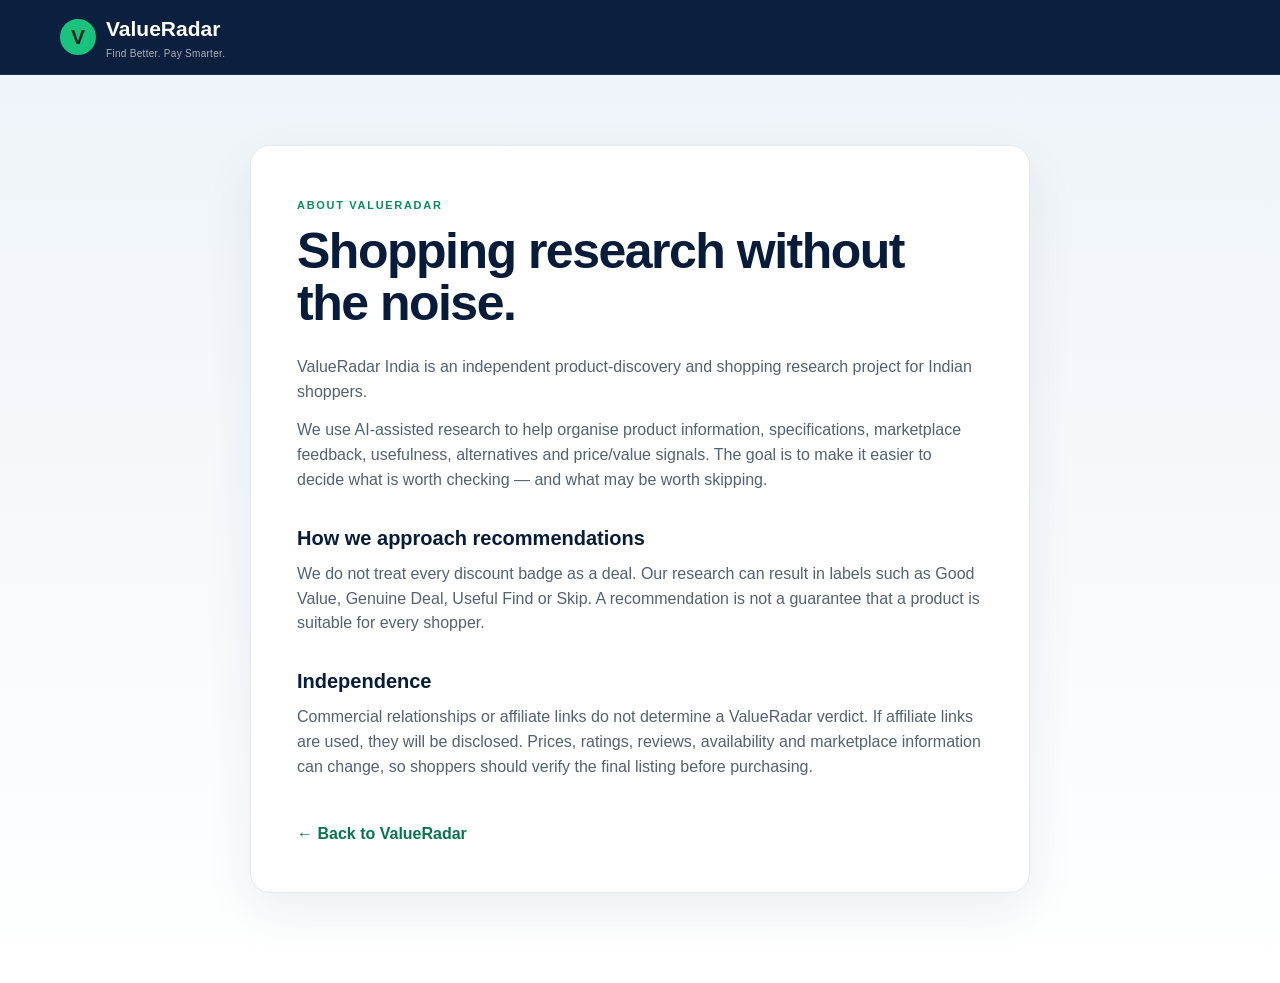
<file: about.html>
<!doctype html><html lang="en-IN"><head><meta charset="utf-8"><meta name="viewport" content="width=device-width,initial-scale=1"><title>About ValueRadar India</title><meta name="description" content="Learn how ValueRadar India uses AI-assisted research, customer feedback and price/value signals to help shoppers make better-informed buying decisions."><link rel="canonical" href="https://valueradar.in/about.html"><link rel="stylesheet" href="style.css"></head><body><header class="topbar"><div class="container nav"><a class="brand" href="/"><span class="radar-dot">V</span><span>ValueRadar<small>Find Better. Pay Smarter.</small></span></a></div></header><main class="legal-page"><div class="container legal-content"><span class="eyebrow">ABOUT VALUERADAR</span><h1>Shopping research without the noise.</h1><p>ValueRadar India is an independent product-discovery and shopping research project for Indian shoppers.</p><p>We use AI-assisted research to help organise product information, specifications, marketplace feedback, usefulness, alternatives and price/value signals. The goal is to make it easier to decide what is worth checking — and what may be worth skipping.</p><h2>How we approach recommendations</h2><p>We do not treat every discount badge as a deal. Our research can result in labels such as Good Value, Genuine Deal, Useful Find or Skip. A recommendation is not a guarantee that a product is suitable for every shopper.</p><h2>Independence</h2><p>Commercial relationships or affiliate links do not determine a ValueRadar verdict. If affiliate links are used, they will be disclosed. Prices, ratings, reviews, availability and marketplace information can change, so shoppers should verify the final listing before purchasing.</p><a class="back-home" href="/">← Back to ValueRadar</a></div></main></body></html>
</file>
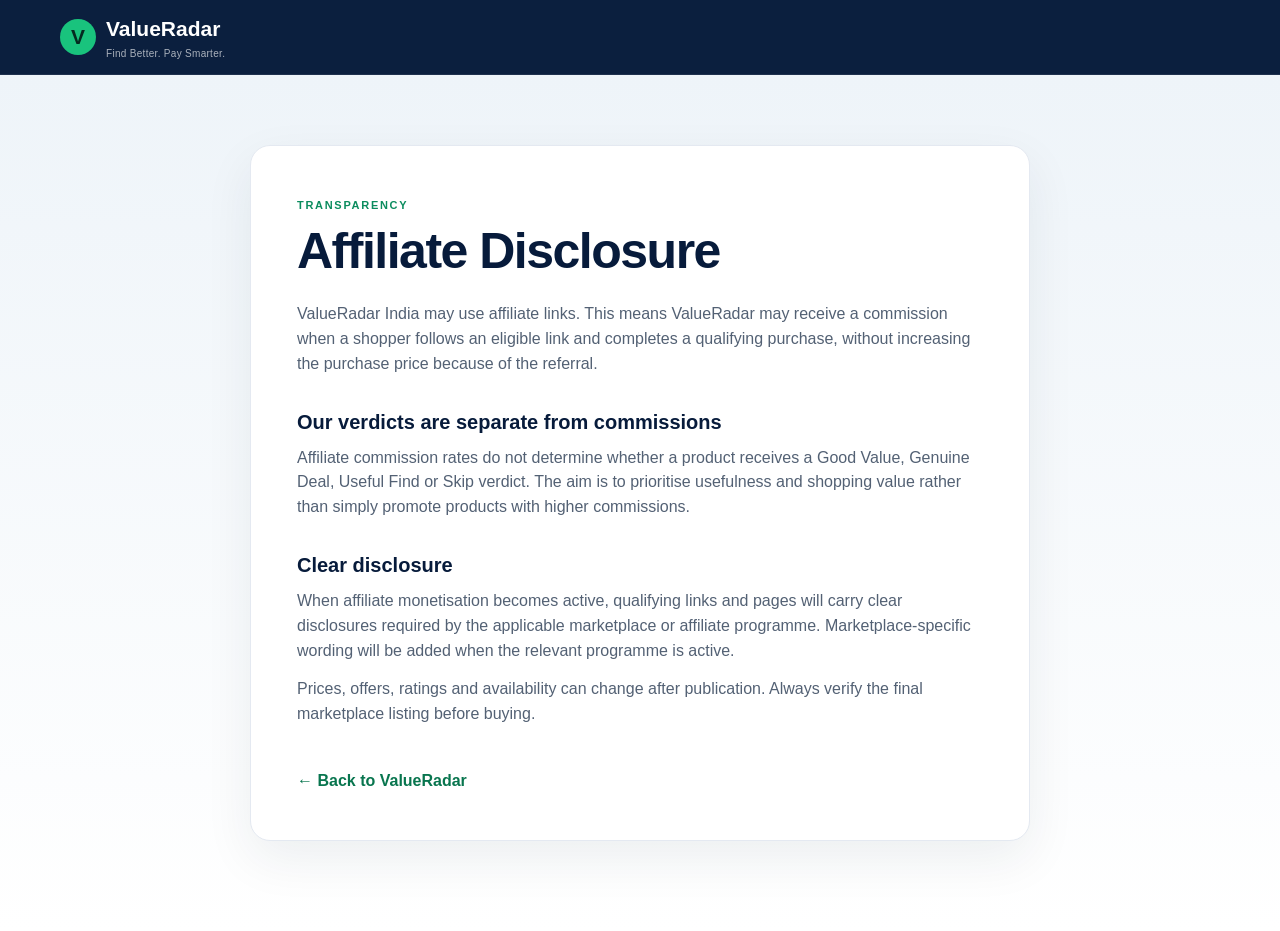
<file: affiliate-disclosure.html>
<!doctype html><html lang="en-IN"><head><meta charset="utf-8"><meta name="viewport" content="width=device-width,initial-scale=1"><title>Affiliate Disclosure — ValueRadar India</title><meta name="description" content="ValueRadar India affiliate disclosure and editorial independence policy."><link rel="canonical" href="https://valueradar.in/affiliate-disclosure.html"><link rel="stylesheet" href="style.css"></head><body><header class="topbar"><div class="container nav"><a class="brand" href="/"><span class="radar-dot">V</span><span>ValueRadar<small>Find Better. Pay Smarter.</small></span></a></div></header><main class="legal-page"><div class="container legal-content"><span class="eyebrow">TRANSPARENCY</span><h1>Affiliate Disclosure</h1><p>ValueRadar India may use affiliate links. This means ValueRadar may receive a commission when a shopper follows an eligible link and completes a qualifying purchase, without increasing the purchase price because of the referral.</p><h2>Our verdicts are separate from commissions</h2><p>Affiliate commission rates do not determine whether a product receives a Good Value, Genuine Deal, Useful Find or Skip verdict. The aim is to prioritise usefulness and shopping value rather than simply promote products with higher commissions.</p><h2>Clear disclosure</h2><p>When affiliate monetisation becomes active, qualifying links and pages will carry clear disclosures required by the applicable marketplace or affiliate programme. Marketplace-specific wording will be added when the relevant programme is active.</p><p>Prices, offers, ratings and availability can change after publication. Always verify the final marketplace listing before buying.</p><a class="back-home" href="/">← Back to ValueRadar</a></div></main></body></html>
</file>
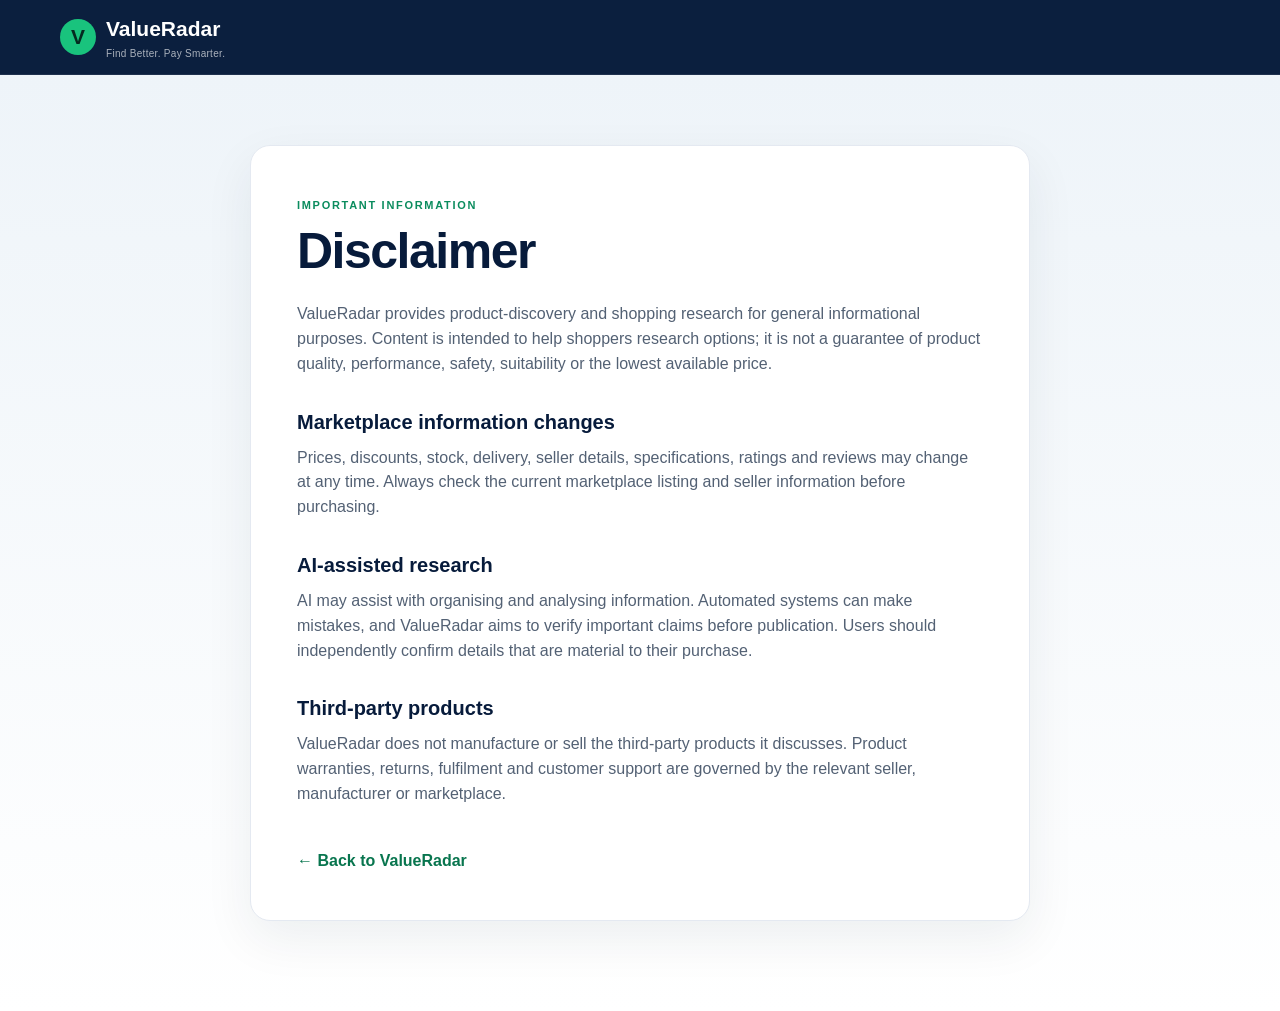
<file: disclaimer.html>
<!doctype html><html lang="en-IN"><head><meta charset="utf-8"><meta name="viewport" content="width=device-width,initial-scale=1"><title>Disclaimer — ValueRadar India</title><meta name="description" content="Important information about ValueRadar India shopping research and product information."><link rel="canonical" href="https://valueradar.in/disclaimer.html"><link rel="stylesheet" href="style.css"></head><body><header class="topbar"><div class="container nav"><a class="brand" href="/"><span class="radar-dot">V</span><span>ValueRadar<small>Find Better. Pay Smarter.</small></span></a></div></header><main class="legal-page"><div class="container legal-content"><span class="eyebrow">IMPORTANT INFORMATION</span><h1>Disclaimer</h1><p>ValueRadar provides product-discovery and shopping research for general informational purposes. Content is intended to help shoppers research options; it is not a guarantee of product quality, performance, safety, suitability or the lowest available price.</p><h2>Marketplace information changes</h2><p>Prices, discounts, stock, delivery, seller details, specifications, ratings and reviews may change at any time. Always check the current marketplace listing and seller information before purchasing.</p><h2>AI-assisted research</h2><p>AI may assist with organising and analysing information. Automated systems can make mistakes, and ValueRadar aims to verify important claims before publication. Users should independently confirm details that are material to their purchase.</p><h2>Third-party products</h2><p>ValueRadar does not manufacture or sell the third-party products it discusses. Product warranties, returns, fulfilment and customer support are governed by the relevant seller, manufacturer or marketplace.</p><a class="back-home" href="/">← Back to ValueRadar</a></div></main></body></html>
</file>
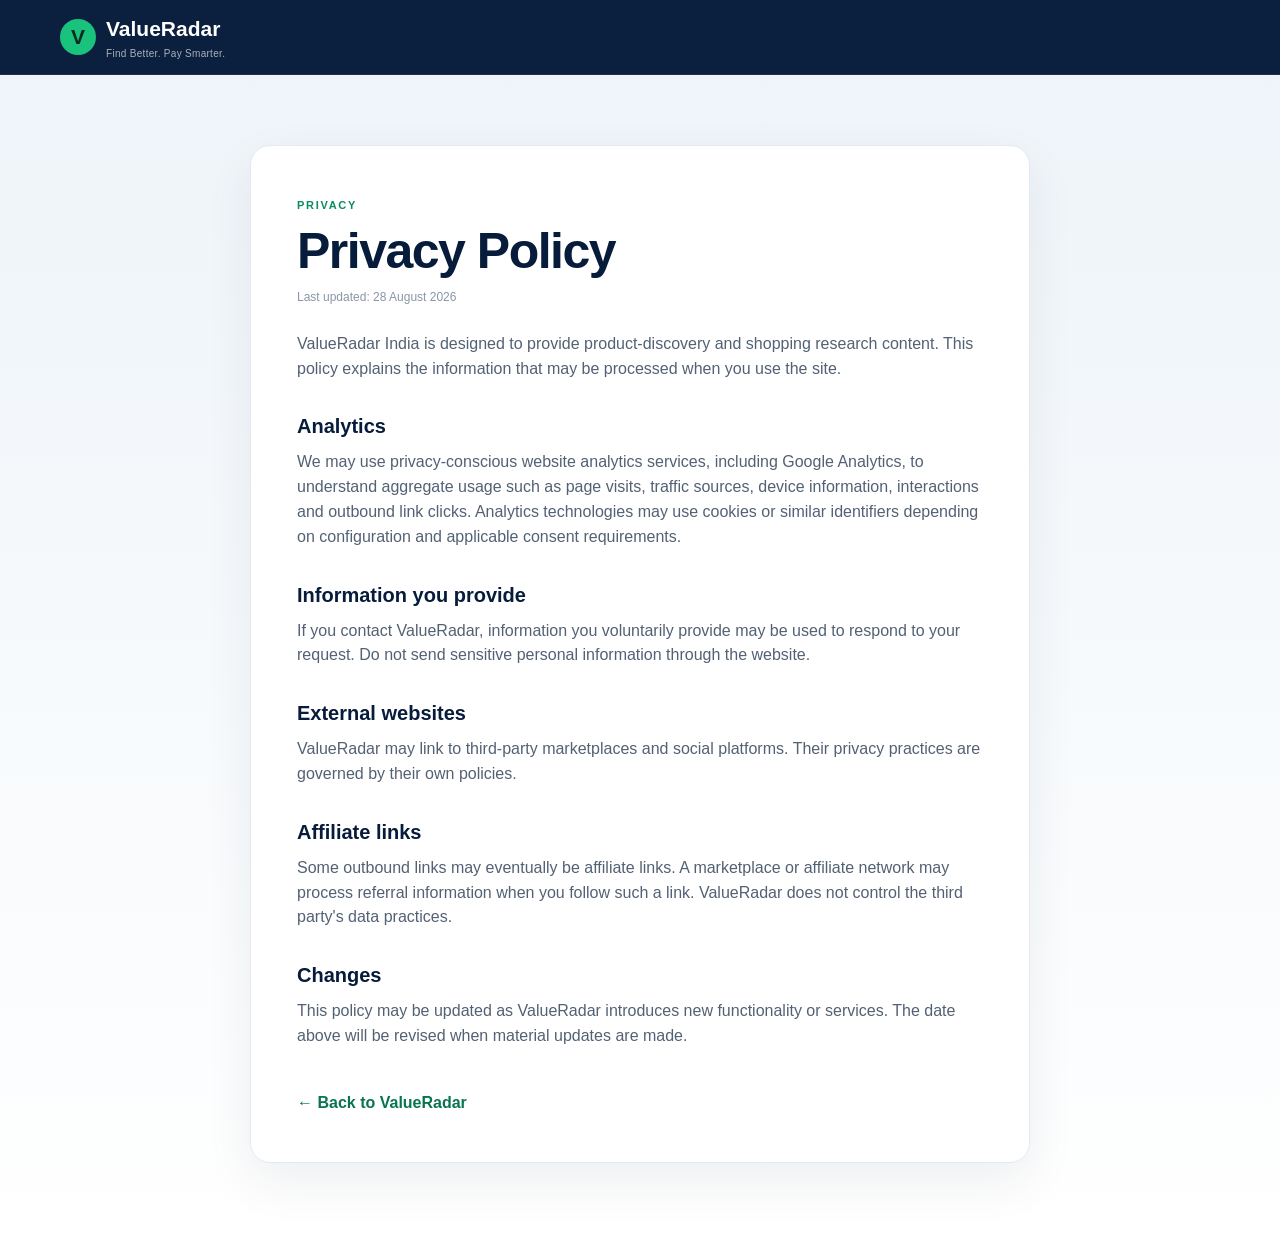
<file: privacy.html>
<!doctype html><html lang="en-IN"><head><meta charset="utf-8"><meta name="viewport" content="width=device-width,initial-scale=1"><title>Privacy Policy — ValueRadar India</title><meta name="description" content="ValueRadar India privacy policy."><link rel="canonical" href="https://valueradar.in/privacy.html"><link rel="stylesheet" href="style.css"></head><body><header class="topbar"><div class="container nav"><a class="brand" href="/"><span class="radar-dot">V</span><span>ValueRadar<small>Find Better. Pay Smarter.</small></span></a></div></header><main class="legal-page"><div class="container legal-content"><span class="eyebrow">PRIVACY</span><h1>Privacy Policy</h1><p class="updated">Last updated: 28 August 2026</p><p>ValueRadar India is designed to provide product-discovery and shopping research content. This policy explains the information that may be processed when you use the site.</p><h2>Analytics</h2><p>We may use privacy-conscious website analytics services, including Google Analytics, to understand aggregate usage such as page visits, traffic sources, device information, interactions and outbound link clicks. Analytics technologies may use cookies or similar identifiers depending on configuration and applicable consent requirements.</p><h2>Information you provide</h2><p>If you contact ValueRadar, information you voluntarily provide may be used to respond to your request. Do not send sensitive personal information through the website.</p><h2>External websites</h2><p>ValueRadar may link to third-party marketplaces and social platforms. Their privacy practices are governed by their own policies.</p><h2>Affiliate links</h2><p>Some outbound links may eventually be affiliate links. A marketplace or affiliate network may process referral information when you follow such a link. ValueRadar does not control the third party's data practices.</p><h2>Changes</h2><p>This policy may be updated as ValueRadar introduces new functionality or services. The date above will be revised when material updates are made.</p><a class="back-home" href="/">← Back to ValueRadar</a></div></main></body></html>
</file>
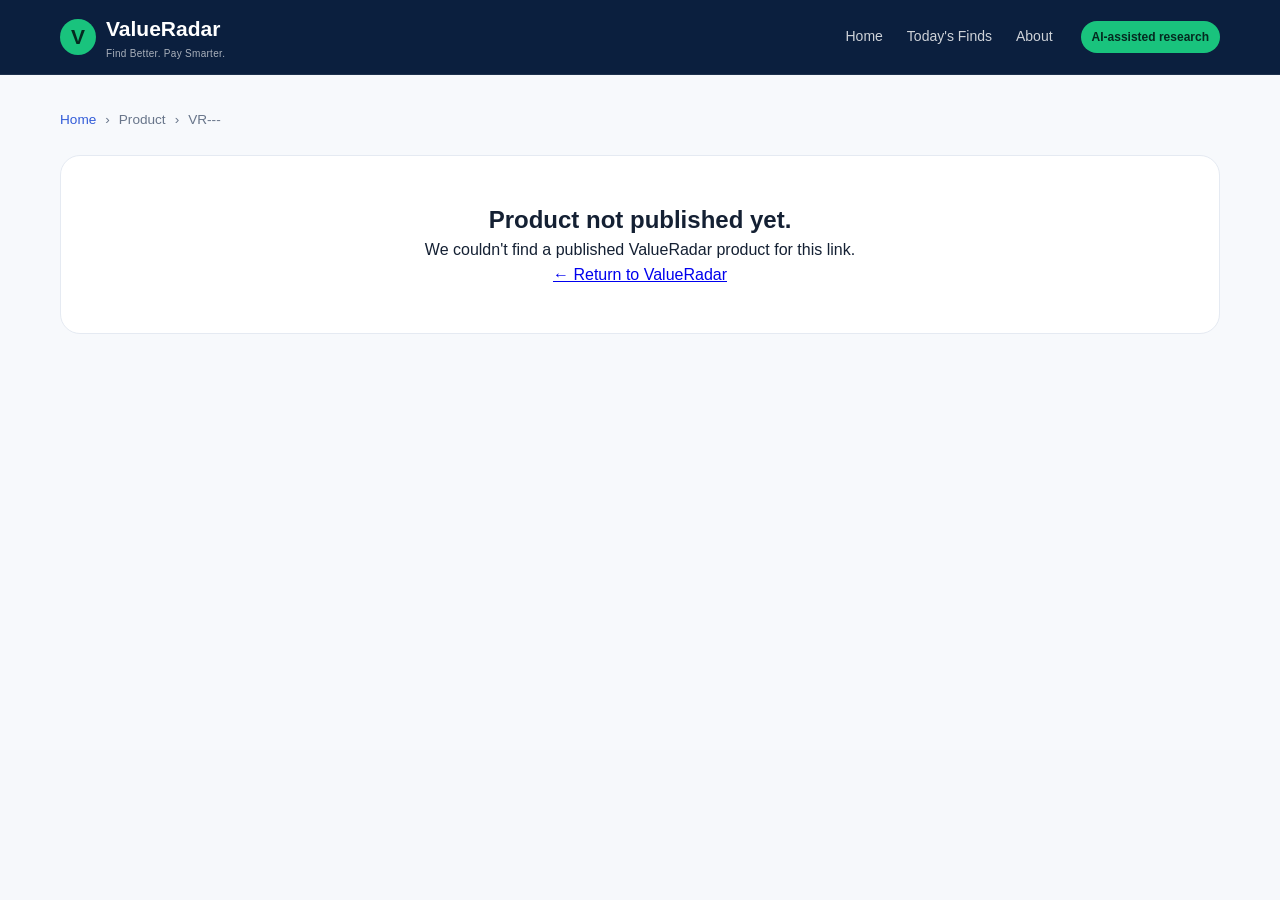
<file: product.html>
<!doctype html>
<html lang="en-IN"><head><meta charset="utf-8"><meta name="viewport" content="width=device-width,initial-scale=1"><title>Product — ValueRadar India</title><meta name="description" content="ValueRadar product research."><meta name="robots" content="noindex,follow"><meta name="theme-color" content="#071b3b"><script async src="https://www.googletagmanager.com/gtag/js?id=G-BJC6CE45VZ"></script><script>window.dataLayer=window.dataLayer||[];function gtag(){dataLayer.push(arguments)}gtag('js',new Date());gtag('config','G-BJC6CE45VZ');</script><link rel="stylesheet" href="style.css"><link rel="stylesheet" href="product.css"></head>
<body><header class="topbar"><div class="container nav"><a class="brand" href="/"><span class="radar-dot">V</span><span>ValueRadar<small>Find Better. Pay Smarter.</small></span></a><nav class="desktop-nav"><a href="/">Home</a><a href="/#finds">Today's Finds</a><a href="/about.html">About</a></nav><span class="ai-pill">AI-assisted research</span></div></header>
<main class="product-page"><div class="container"><nav class="breadcrumbs" aria-label="Breadcrumb"><a href="/">Home</a><span>›</span><span id="crumbCategory">Product</span><span>›</span><span id="crumbCode">VR---</span></nav><div id="productLoading" class="product-loading">Loading ValueRadar research…</div><article id="productView" hidden><section class="product-hero"><div id="productMedia" class="product-media"><div class="product-image-placeholder">Product image</div></div><div class="product-intro"><div class="product-meta"><span id="productCode" class="product-code">VR---</span><span id="verdict" class="product-verdict">USEFUL FIND</span></div><h1 id="productName"></h1><p id="productSummary" class="product-summary"></p><div id="signalRow" class="signal-row"></div><div class="market-buttons" id="marketButtons"></div><p class="price-note">Marketplace prices and availability can change. Check the final listing before purchasing.</p></div></section><section class="radar-score"><div><span class="eyebrow">VALUERADAR CHECK</span><h2>Research signals at a glance</h2></div><div id="scoreGrid" class="score-grid"></div></section><div class="product-columns"><section class="product-panel"><h2>Why we picked it</h2><p id="whyPicked"></p></section><section class="product-panel"><h2>Good for</h2><ul id="goodFor"></ul></section><section class="product-panel watch"><h2>Watch out</h2><ul id="watchOut"></ul></section><section class="product-panel"><h2>Key details</h2><dl id="specList" class="spec-list"></dl></section></div><section class="research-note"><strong>Research transparency</strong><p id="researchDate">ValueRadar research is based on information available at the time checked.</p></section></article><section id="productError" class="product-error" hidden><h1>Product not published yet.</h1><p>We couldn't find a published ValueRadar product for this link.</p><a href="/">← Return to ValueRadar</a></section></div></main>
<script src="product.js" defer></script></body></html>
</file>
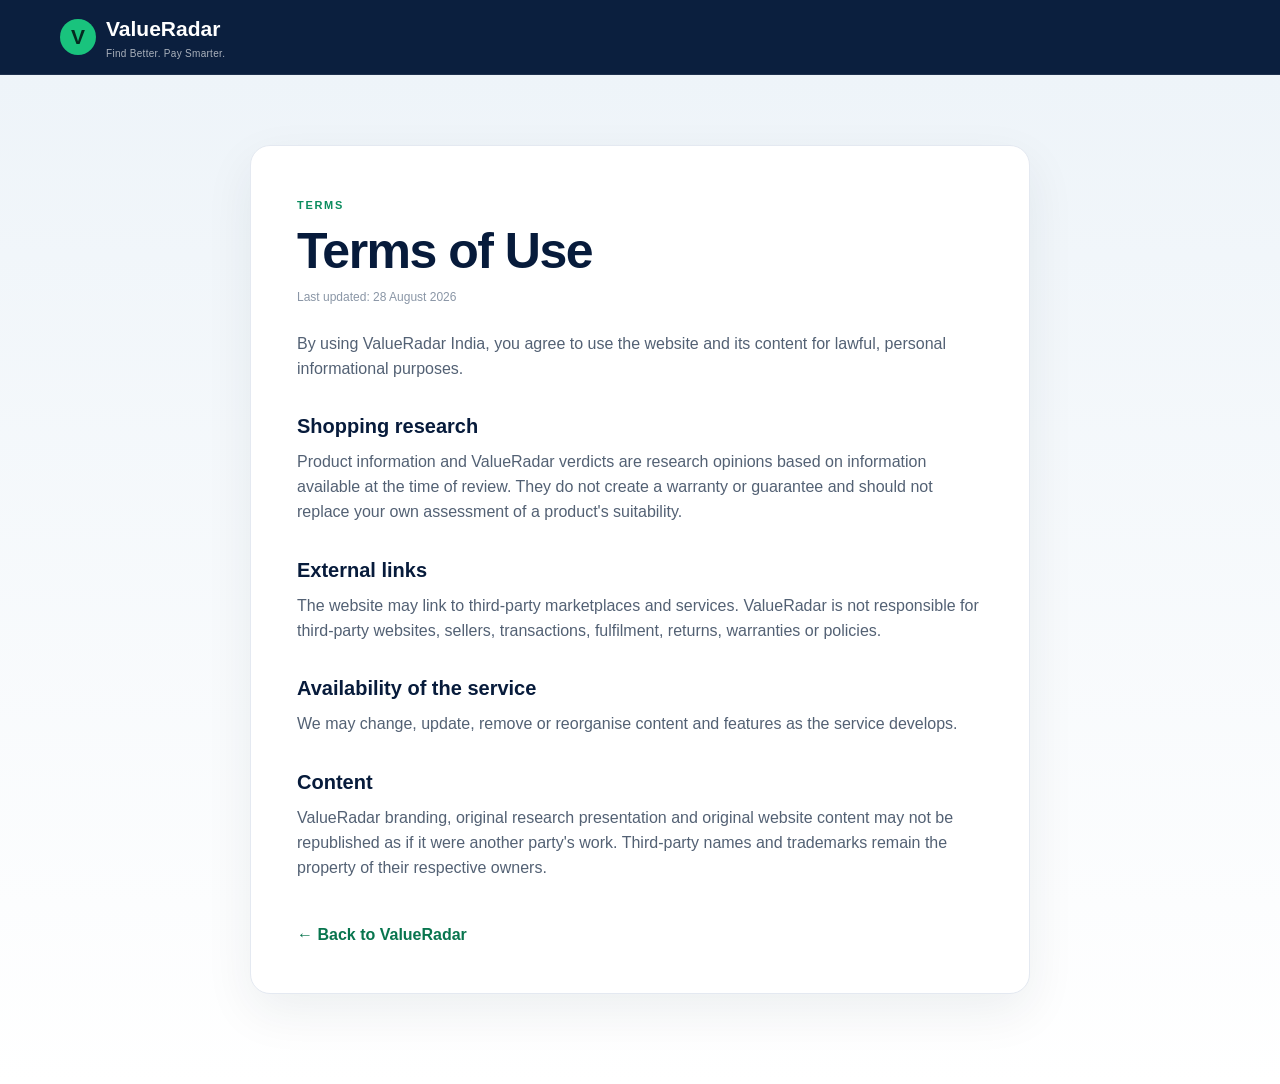
<file: terms.html>
<!doctype html><html lang="en-IN"><head><meta charset="utf-8"><meta name="viewport" content="width=device-width,initial-scale=1"><title>Terms of Use — ValueRadar India</title><meta name="description" content="ValueRadar India website terms of use."><link rel="canonical" href="https://valueradar.in/terms.html"><link rel="stylesheet" href="style.css"></head><body><header class="topbar"><div class="container nav"><a class="brand" href="/"><span class="radar-dot">V</span><span>ValueRadar<small>Find Better. Pay Smarter.</small></span></a></div></header><main class="legal-page"><div class="container legal-content"><span class="eyebrow">TERMS</span><h1>Terms of Use</h1><p class="updated">Last updated: 28 August 2026</p><p>By using ValueRadar India, you agree to use the website and its content for lawful, personal informational purposes.</p><h2>Shopping research</h2><p>Product information and ValueRadar verdicts are research opinions based on information available at the time of review. They do not create a warranty or guarantee and should not replace your own assessment of a product's suitability.</p><h2>External links</h2><p>The website may link to third-party marketplaces and services. ValueRadar is not responsible for third-party websites, sellers, transactions, fulfilment, returns, warranties or policies.</p><h2>Availability of the service</h2><p>We may change, update, remove or reorganise content and features as the service develops.</p><h2>Content</h2><p>ValueRadar branding, original research presentation and original website content may not be republished as if it were another party's work. Third-party names and trademarks remain the property of their respective owners.</p><a class="back-home" href="/">← Back to ValueRadar</a></div></main></body></html>
</file>
<file: style.css>
:root{--navy:#071b3b;--navy2:#0c2e5d;--green:#19c37d;--ink:#142033;--muted:#667085;--bg:#f6f8fb;--line:#e4e9f1;--yellow:#ffd84d;--white:#fff}*{box-sizing:border-box;margin:0;padding:0}html{scroll-behavior:smooth}body{font-family:Inter,ui-sans-serif,-apple-system,BlinkMacSystemFont,"Segoe UI",sans-serif;color:var(--ink);background:var(--bg);line-height:1.55}button,input{font:inherit}.container{width:min(1160px,92%);margin:auto}.skip-link{position:fixed;left:12px;top:10px;z-index:1000;background:#fff;color:var(--navy);padding:10px 14px;border-radius:8px;font-weight:800;text-decoration:none;transform:translateY(-160%);transition:transform .15s}.skip-link:focus{transform:translateY(0)}a:focus-visible,button:focus-visible,input:focus-visible{outline:3px solid var(--yellow);outline-offset:3px}.topbar{background:rgba(7,27,59,.98);color:#fff;position:sticky;top:0;z-index:20;border-bottom:1px solid rgba(255,255,255,.08)}.nav{height:74px;display:flex;align-items:center;gap:28px}.brand{display:flex;align-items:center;gap:10px;color:#fff;text-decoration:none;font-size:21px;font-weight:850;margin-right:auto}.brand small{display:block;font-size:10px;font-weight:500;opacity:.65;letter-spacing:.3px}.radar-dot{width:36px;height:36px;border-radius:50%;display:grid;place-items:center;background:var(--green);color:#052a20;font-weight:900}.desktop-nav{display:flex;gap:24px}.desktop-nav a,.footer-links a{color:inherit;text-decoration:none;font-size:14px;opacity:.8}.desktop-nav a:hover{opacity:1}.mobile-nav{display:none}.ai-pill{font-size:12px;font-weight:800;color:#052a20;background:var(--green);padding:7px 11px;border-radius:999px}.hero{background:radial-gradient(circle at 75% 20%,#174e86 0,transparent 30%),linear-gradient(135deg,var(--navy),#0a315f);color:#fff;padding:78px 0 68px;overflow:hidden}.hero-grid{display:grid;grid-template-columns:1.35fr .65fr;gap:70px;align-items:center}.free-tag{display:inline-block;background:var(--yellow);color:#1e293b;border-radius:999px;padding:7px 13px;font-size:12px;font-weight:900;letter-spacing:.5px;margin-bottom:22px}.hero h1{font-size:clamp(42px,6vw,68px);line-height:1.01;letter-spacing:-2.5px;max-width:760px}.hero-lead{font-size:clamp(22px,3vw,30px);font-weight:750;color:#c9ffe8;margin-top:18px}.hero-copy{font-size:17px;color:#d8e2ef;max-width:680px;margin-top:12px}.hero-actions{display:flex;gap:10px;flex-wrap:wrap;margin-top:25px}.hero-actions a{text-decoration:none;font-weight:850;font-size:14px;border-radius:10px;padding:12px 17px}.primary-cta{background:var(--green);color:#052a20}.secondary-cta{color:#fff;border:1px solid rgba(255,255,255,.25)}.search{display:flex;max-width:680px;background:#fff;border-radius:13px;padding:5px;margin-top:22px;box-shadow:0 14px 35px rgba(0,0,0,.18)}.search input{border:0;outline:0;flex:1;min-width:0;padding:13px 14px;color:var(--ink)}.search button{border:0;border-radius:9px;background:var(--yellow);color:#28220a;font-weight:850;padding:0 24px;cursor:pointer}.search-message{font-size:12px;color:#afbdd0;margin:8px 4px 0}.hero-shortcuts{display:flex;flex-wrap:wrap;gap:8px;margin-top:17px}.hero-shortcuts a{color:#dce7f3;text-decoration:none;font-size:12px;background:rgba(255,255,255,.07);border:1px solid rgba(255,255,255,.12);padding:6px 9px;border-radius:999px}.radar-card{border:1px solid rgba(255,255,255,.15);background:rgba(255,255,255,.06);backdrop-filter:blur(10px);border-radius:22px;padding:28px;box-shadow:0 30px 70px rgba(0,0,0,.18)}.eyebrow{font-size:11px;letter-spacing:1.7px;font-weight:900;color:#0b8c5e}.hero .eyebrow,.follow-strip .eyebrow{color:#70e8b6}.radar-card h2{font-size:27px;line-height:1.15;margin:16px 0 10px}.radar-card p{font-size:14px;color:#c7d3e1}.radar-visual{height:135px;width:135px;margin:20px auto;position:relative;border-radius:50%;background:rgba(25,195,125,.05);border:1px solid rgba(112,232,182,.25);overflow:hidden}.ring{position:absolute;border:1px solid rgba(112,232,182,.28);border-radius:50%;inset:25%}.r2{inset:10%}.center-dot{position:absolute;width:10px;height:10px;background:var(--green);border-radius:50%;left:calc(50% - 5px);top:calc(50% - 5px);box-shadow:0 0 18px var(--green)}.sweep{position:absolute;width:50%;height:2px;background:linear-gradient(90deg,var(--green),transparent);left:50%;top:50%;transform-origin:left center;transform:rotate(-35deg)}.mini-verdicts{display:grid;grid-template-columns:1fr 1fr;gap:7px;margin-top:18px}.mini-verdicts span{font-size:9px;font-weight:850;padding:7px;background:rgba(255,255,255,.07);border-radius:7px}.quick-strip{background:#fff;border-bottom:1px solid var(--line)}.quick-grid{display:grid;grid-template-columns:repeat(4,1fr);padding:22px 0}.quick-grid div{padding:2px 24px;border-right:1px solid var(--line)}.quick-grid div:first-child{padding-left:0}.quick-grid div:last-child{border:0}.quick-grid strong,.quick-grid span{display:block}.quick-grid strong{font-size:14px}.quick-grid span{font-size:12px;color:var(--muted)}.discovery-banner{background:#fff;padding:30px 0;border-bottom:1px solid var(--line)}.discovery-inner{display:flex;align-items:center;justify-content:space-between;gap:30px}.discovery-inner h2{font-size:23px;margin-top:3px}.intent-chips{display:flex;flex-wrap:wrap;justify-content:flex-end;gap:8px}.intent-chips a{text-decoration:none;color:#27364a;font-size:12px;font-weight:750;background:#f3f6fa;border:1px solid var(--line);padding:8px 11px;border-radius:999px}.intent-chips a:hover{background:#e7f8f1;border-color:#bdebd7}.section{padding:72px 0}.soft{background:#eef3f8}.section-head{display:flex;align-items:end;justify-content:space-between;gap:30px;margin-bottom:30px}.section-head h2,.about h2{font-size:clamp(29px,4vw,42px);line-height:1.12;letter-spacing:-1px;margin-top:5px}.section-head>p{max-width:470px;color:var(--muted);font-size:14px}.centered{justify-content:center;text-align:center}.category-grid{display:grid;grid-template-columns:repeat(3,1fr);gap:14px}.category-grid button{border:1px solid var(--line);background:#fff;border-radius:15px;padding:20px;text-align:left;cursor:pointer;transition:.2s;box-shadow:0 5px 18px rgba(18,38,63,.035);font-size:20px}.category-grid button:hover{transform:translateY(-3px);border-color:#9fb5ce;box-shadow:0 15px 30px rgba(18,38,63,.1)}.category-grid strong,.category-grid span{display:block;margin-left:34px}.category-grid strong{font-size:15px;margin-top:-26px}.category-grid span{font-size:12px;color:var(--muted);margin-top:3px}.product-grid{min-height:260px}.preview-card{background:#fff;border:1px solid var(--line);border-radius:20px;max-width:850px;margin:0 auto 18px;overflow:hidden;box-shadow:0 18px 45px rgba(18,38,63,.08)}.preview-top{display:flex;justify-content:space-between;background:#f8fafc;border-bottom:1px solid var(--line);padding:10px 16px}.preview-code{font-size:11px;font-weight:900;color:var(--navy)}.preview-status{font-size:10px;font-weight:900;color:#275ea7}.preview-body{display:grid;grid-template-columns:210px 1fr;gap:28px;padding:26px}.preview-image{min-height:190px;border-radius:14px;background:linear-gradient(135deg,#edf2f7,#dce5ef);display:grid;place-items:center;text-align:center;color:#8290a2;font-size:13px;font-weight:800}.preview-body h3{font-size:26px;margin:5px 0 8px}.preview-body p{color:var(--muted);font-size:14px}.preview-metrics{display:flex;flex-wrap:wrap;gap:7px;margin:17px 0}.preview-metrics span{font-size:11px;background:#f5f7fa;border-radius:7px;padding:7px 9px}.preview-metrics b{color:#0b8c5e}.preview-body button{border:0;border-radius:9px;background:#dce4ec;color:#758395;font-weight:850;padding:11px 15px}.steps{display:grid;grid-template-columns:repeat(4,1fr);gap:14px}.steps article{background:#fff;border:1px solid var(--line);border-radius:16px;padding:24px}.steps b{color:var(--green);font-size:12px}.steps h3{margin:12px 0 7px}.steps p{font-size:13px;color:var(--muted)}.verdicts{display:flex;justify-content:center;flex-wrap:wrap;gap:9px;margin-top:26px}.verdicts span{font-size:11px;font-weight:900;border-radius:999px;padding:7px 11px;background:#fff;border:1px solid var(--line)}.good{color:#08754e}.deal{color:#b15d00}.useful{color:#275ea7}.skip{color:#a02d2d}.follow-strip{background:linear-gradient(135deg,#0b2b56,var(--navy));color:#fff;padding:50px 0}.follow-inner{display:flex;align-items:center;justify-content:space-between;gap:40px}.follow-inner h2{font-size:30px;line-height:1.15;margin:5px 0}.follow-inner p{color:#b8c7d8;font-size:14px}.social-icons{display:flex;gap:12px}.social-icons a{width:96px;min-height:82px;border:1px solid rgba(255,255,255,.15);border-radius:14px;color:#fff;text-decoration:none;display:flex;flex-direction:column;align-items:center;justify-content:center;gap:6px;background:rgba(255,255,255,.06);transition:.2s}.social-icons a:hover{transform:translateY(-3px);background:rgba(255,255,255,.11)}.social-icons svg{width:27px;height:27px;fill:none;stroke:currentColor;stroke-width:1.8}.social-icons svg path{fill:currentColor;stroke:none}.social-icons svg .play{fill:#0b2b56}.social-icons svg .fill{fill:currentColor;stroke:none}.social-icons span{font-size:10px;font-weight:750}.about{background:var(--navy);color:#fff}.about-grid{display:grid;grid-template-columns:1fr 1fr;gap:70px}.about .eyebrow{color:#70e8b6}.about p{color:#cbd7e5;margin-bottom:14px}footer{background:#041329;color:#fff;padding:36px 0 22px}.footer-grid{display:flex;justify-content:space-between;gap:25px;align-items:center}.footer-grid p{font-size:12px;opacity:.65}.footer-links{display:flex;gap:18px}.footer-social-mini{display:flex;gap:12px;align-items:center;margin-top:18px;font-size:11px;color:#8292a6}.footer-social-mini a{color:#b7c4d4;text-decoration:none}.legal{border-top:1px solid rgba(255,255,255,.1);margin-top:18px;padding-top:18px;color:#8797aa;font-size:11px;display:flex;justify-content:space-between;gap:25px}.legal>span{white-space:nowrap}.legal-page{min-height:calc(100vh - 74px);padding:70px 0 90px;background:linear-gradient(180deg,#eef4f9,#fff)}.legal-content{max-width:780px;background:#fff;border:1px solid var(--line);border-radius:20px;padding:46px;box-shadow:0 18px 50px rgba(18,38,63,.07)}.legal-content h1{font-size:clamp(34px,5vw,50px);line-height:1.05;letter-spacing:-1.5px;margin:8px 0 25px;color:var(--navy)}.legal-content h2{font-size:20px;margin:30px 0 8px;color:var(--navy)}.legal-content p{color:#536174;margin:0 0 14px}.legal-content .updated{font-size:12px;color:#8a96a6;margin-top:-14px;margin-bottom:25px}.back-home{display:inline-block;margin-top:28px;color:#08754e;font-weight:800;text-decoration:none}@media(max-width:850px){.desktop-nav{display:none}.mobile-nav{display:block;position:relative}.mobile-nav summary{cursor:pointer;list-style:none;border:1px solid rgba(255,255,255,.25);border-radius:8px;padding:7px 10px;font-size:13px;font-weight:800}.mobile-nav summary::-webkit-details-marker{display:none}.mobile-nav-links{position:absolute;right:0;top:42px;min-width:190px;background:var(--navy);border:1px solid rgba(255,255,255,.15);border-radius:12px;padding:8px;box-shadow:0 15px 35px rgba(0,0,0,.25)}.mobile-nav-links a{display:block;color:#fff;text-decoration:none;padding:10px 11px;border-radius:7px;font-size:14px}.mobile-nav-links a:hover,.mobile-nav-links a:focus-visible{background:rgba(255,255,255,.1)}.hero{padding:58px 0}.hero-grid{grid-template-columns:1fr;gap:35px}.radar-card{display:none}.quick-grid{grid-template-columns:repeat(2,1fr);row-gap:16px}.quick-grid div:nth-child(2){border:0}.discovery-inner{display:block}.intent-chips{justify-content:flex-start;margin-top:16px}.category-grid{grid-template-columns:repeat(2,1fr)}.steps{grid-template-columns:repeat(2,1fr)}.follow-inner{display:block}.social-icons{margin-top:25px}.about-grid{grid-template-columns:1fr;gap:25px}}@media(max-width:560px){.container{width:min(92%,520px)}.nav{height:66px;gap:12px}.ai-pill{display:none}.hero h1{font-size:43px;letter-spacing:-1.8px}.hero-lead{font-size:21px}.hero-copy{font-size:15px}.hero-actions a{flex:1;text-align:center}.search button{padding:0 14px}.section{padding:52px 0}.section-head{display:block}.section-head>p{margin-top:10px}.category-grid{grid-template-columns:1fr}.quick-grid div{padding-left:12px}.quick-grid div:first-child{padding-left:12px}.preview-body{grid-template-columns:1fr;padding:18px}.preview-image{min-height:150px}.preview-body h3{font-size:22px}.steps{grid-template-columns:1fr}.social-icons{width:100%}.social-icons a{flex:1;width:auto;min-width:0}.follow-inner h2{font-size:26px}.about-grid{gap:18px}.footer-grid,.legal{display:block}.footer-links{margin-top:15px;flex-wrap:wrap}.legal>span{display:block;margin-top:10px}.brand{font-size:19px}.legal-page{padding:35px 0 60px}.legal-content{padding:27px 22px;border-radius:15px}}
</file>
<file: social.css>
.social-icons{display:grid;grid-template-columns:repeat(3,minmax(140px,1fr));gap:14px;min-width:500px}.social-icons a{width:auto;min-height:112px;padding:16px 14px;border:1px solid rgba(255,255,255,.16);border-radius:16px;color:#fff;text-decoration:none;display:flex;flex-direction:column;align-items:center;justify-content:center;gap:5px;background:rgba(255,255,255,.06);transition:transform .2s,background .2s,border-color .2s;text-align:center;overflow:hidden}.social-icons a:hover{transform:translateY(-3px);background:rgba(255,255,255,.11);border-color:rgba(255,255,255,.3)}.social-icons svg{width:28px;height:28px;flex:0 0 28px;fill:none;stroke:currentColor;stroke-width:1.8}.social-icons svg path{fill:currentColor;stroke:none}.social-icons svg .play{fill:#0b2b56}.social-icons svg .fill{fill:currentColor;stroke:none}.social-icons strong{display:block;font-size:14px;line-height:1.2}.social-icons span{display:block;max-width:100%;font-size:10px;line-height:1.25;font-weight:650;color:#b8c7d8;white-space:normal;overflow-wrap:anywhere}.footer-links{flex-wrap:wrap;justify-content:flex-end}
/* Product creatives: use the same ValueRadar thumbnails visitors saw on social. */
.preview-card[data-product^="vr001 "] .preview-image,.preview-card[data-product^="vr002 "] .preview-image{aspect-ratio:3/4;min-height:0;color:transparent;overflow:hidden}
.preview-card[data-product^="vr001 "] .preview-image{background:#111 url('/products/VR001-thumbnail.png') center/cover no-repeat}
.preview-card[data-product^="vr002 "] .preview-image{background:#111 url('/products/VR002-thumbnail.png') center/cover no-repeat}
@media(max-width:850px){.social-icons{min-width:0;width:100%;grid-template-columns:repeat(3,1fr);margin-top:25px}}@media(max-width:560px){.social-icons{grid-template-columns:1fr;gap:10px}.social-icons a{min-height:86px;display:grid;grid-template-columns:36px 1fr;grid-template-rows:auto auto;column-gap:12px;text-align:left;align-content:center;justify-items:start}.social-icons svg{grid-row:1/3}.social-icons strong{font-size:14px}.social-icons span{font-size:11px}.footer-links{justify-content:flex-start}.preview-card[data-product^="vr001 "] .preview-image,.preview-card[data-product^="vr002 "] .preview-image{width:min(100%,300px);margin-inline:auto}}
</file>
<file: product.css>
.product-page{padding:34px 0 70px;background:#f7f9fc;min-height:75vh}.breadcrumbs{display:flex;gap:9px;align-items:center;font-size:.85rem;color:#68758a;margin-bottom:25px;flex-wrap:wrap}.breadcrumbs a{color:#315bd8;text-decoration:none}.product-loading,.product-error{background:#fff;border:1px solid #e5eaf2;border-radius:20px;padding:45px;text-align:center}.product-hero{display:grid;grid-template-columns:minmax(280px,.9fr) minmax(0,1.15fr);gap:46px;background:#fff;border:1px solid #e5eaf2;border-radius:28px;padding:34px;box-shadow:0 14px 45px rgba(17,37,68,.06)}.product-media{min-height:390px;background:linear-gradient(145deg,#f1f5fa,#fff);border-radius:22px;display:grid;place-items:center;overflow:hidden}.product-media img{width:100%;height:100%;max-height:480px;object-fit:contain}.product-image-placeholder{color:#8a96a8}.product-meta{display:flex;align-items:center;gap:10px;flex-wrap:wrap}.product-code{font-weight:800;color:#52627a;font-size:.82rem;letter-spacing:.06em}.product-verdict{padding:7px 11px;border-radius:999px;background:#e9f8ee;color:#14763a;font-weight:850;font-size:.76rem}.product-verdict[data-verdict="SKIP"]{background:#fff0f0;color:#b42318}.product-verdict[data-verdict="GENUINE_DEAL"]{background:#fff2e6;color:#b54708}.product-intro h1{font-size:clamp(2rem,4vw,3.35rem);line-height:1.04;margin:18px 0 14px;color:#10213c}.product-summary{font-size:1.08rem;line-height:1.7;color:#56657a}.signal-row{display:flex;gap:9px;flex-wrap:wrap;margin:20px 0}.signal-row span{background:#f2f5f9;border:1px solid #e2e7ee;border-radius:10px;padding:8px 10px;font-size:.84rem;font-weight:700}.market-buttons{display:flex;gap:10px;flex-wrap:wrap;margin-top:25px}.market-btn{padding:13px 18px;border-radius:12px;text-decoration:none;font-weight:850;background:#10213c;color:#fff}.price-note{font-size:.78rem;color:#7b8798;margin-top:12px}.radar-score{margin:22px 0;display:flex;justify-content:space-between;gap:25px;align-items:center;background:#071b3b;color:#fff;border-radius:24px;padding:27px 31px}.radar-score h2{margin:5px 0}.eyebrow{font-size:.72rem;letter-spacing:.12em;font-weight:850;color:#8fb4ff}.score-grid{display:flex;gap:10px;flex-wrap:wrap;justify-content:flex-end}.score-item{min-width:95px;background:rgba(255,255,255,.08);padding:12px;border-radius:13px;text-align:center}.score-item strong,.score-item span{display:block}.score-item strong{font-size:1.15rem}.score-item span{font-size:.7rem;color:#b9c8dc;margin-top:3px}.product-columns{display:grid;grid-template-columns:1fr 1fr;gap:18px}.product-panel{background:#fff;border:1px solid #e5eaf2;border-radius:20px;padding:25px}.product-panel h2{margin-top:0;color:#10213c}.product-panel p,.product-panel li{color:#59677a;line-height:1.7}.product-panel.watch{border-left:4px solid #f0a63b}.spec-list>div{display:flex;justify-content:space-between;gap:20px;border-bottom:1px solid #edf0f4;padding:10px 0}.spec-list dt{text-transform:capitalize;color:#69778a}.spec-list dd{font-weight:750;text-align:right;margin:0}.research-note{margin-top:18px;padding:19px 22px;border-radius:16px;background:#edf3ff;color:#314563}.research-note p{margin:5px 0 0;font-size:.86rem}@media(max-width:760px){.product-page{padding-top:20px}.product-hero{grid-template-columns:1fr;padding:19px;gap:24px;border-radius:21px}.product-media{min-height:270px}.radar-score{align-items:flex-start;flex-direction:column}.score-grid{justify-content:flex-start}.product-columns{grid-template-columns:1fr}.market-btn{width:100%;text-align:center}.product-intro h1{font-size:2.15rem}}
</file>
